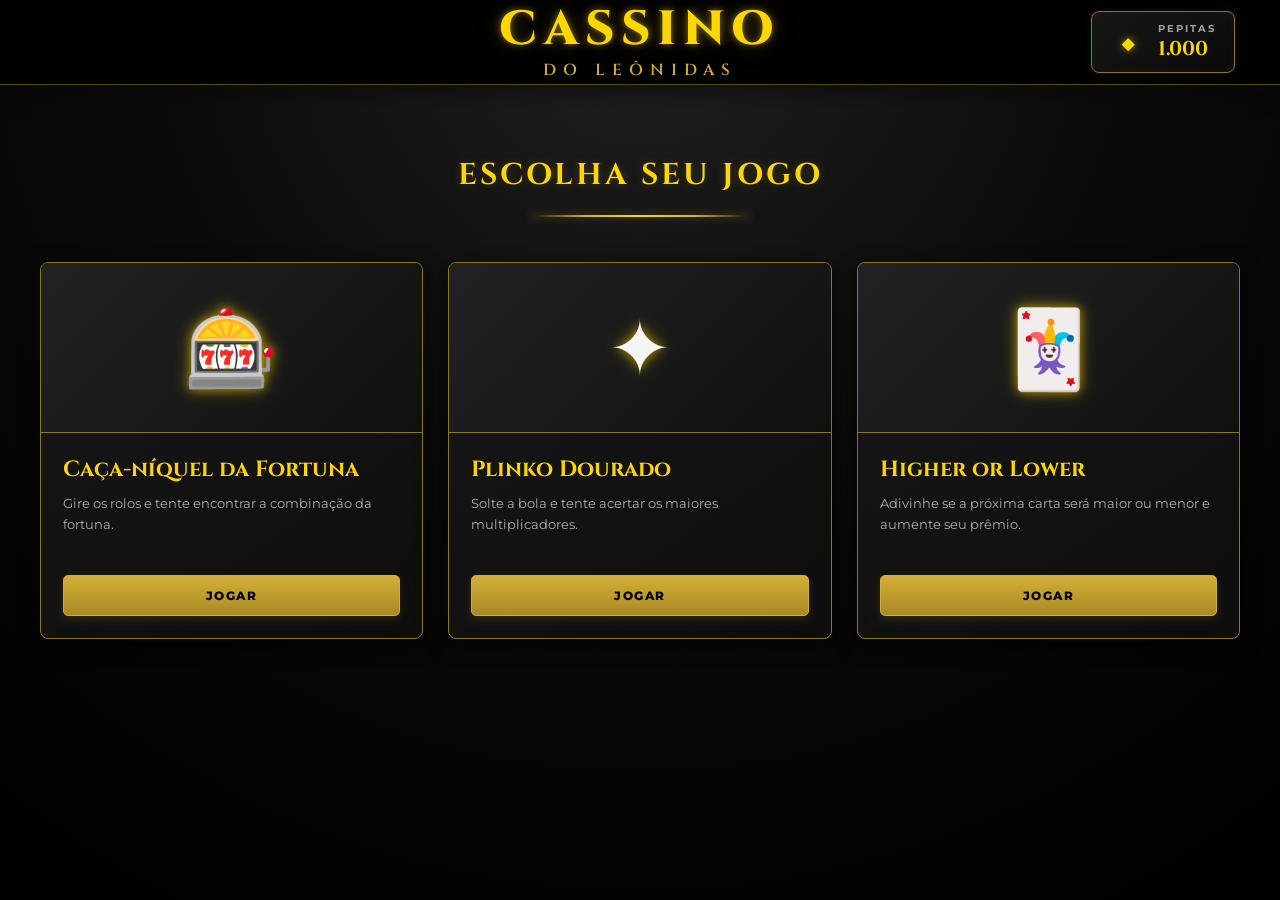
<file: index.html>
<!DOCTYPE html>
<html lang="pt-BR">

<head>
    <meta charset="UTF-8">
    <meta name="viewport" content="width=device-width, initial-scale=1.0">

    <title>Cassino do Leônidas</title>

    <!-- Fontes -->
    <link rel="preconnect" href="https://fonts.googleapis.com">
    <link rel="preconnect" href="https://fonts.gstatic.com" crossorigin>

    <link
        href="https://fonts.googleapis.com/css2?family=Cinzel:wght@500;600;700;800&family=Montserrat:wght@400;500;600;700&display=swap"
        rel="stylesheet">

    <!-- CSS -->
    <link rel="stylesheet" href="style.css">
</head>

<body>

    <!-- Cabeçalho -->
    <header class="top-bar">

        <!-- Logo -->
        <div class="logo">
            <span class="logo-main">CASSINO</span>
            <span class="logo-sub">DO LEÔNIDAS</span>
        </div>

        <!-- Saldo -->
        <div class="gold-balance">

            <div class="gold-icon">
                ◆
            </div>

            <div class="gold-info">
                <span class="gold-label">PEPITAS</span>
                <span id="gold-amount">1000</span>
            </div>

        </div>

    </header>


    <!-- Conteúdo principal -->
    <main class="main-content">

        <section class="games-section">

            <h1>ESCOLHA SEU JOGO</h1>

            <div class="gold-line"></div>

            <!-- Lista de jogos -->
            <div class="games-container"></div>

        </section>

    </main>

    <div
    id="bankrupt-overlay"
    class="bankrupt-overlay"
>

    <div class="bankrupt-box">

        <div class="bankrupt-title">
            Você Faliu!
        </div>

        <button
            id="restart-game-button"
            class="restart-game-button"
        >
            RECOMEÇAR JOGO
        </button>

    </div>

</div>

    <script src="index.js"></script>
</body>

</html>
</file>
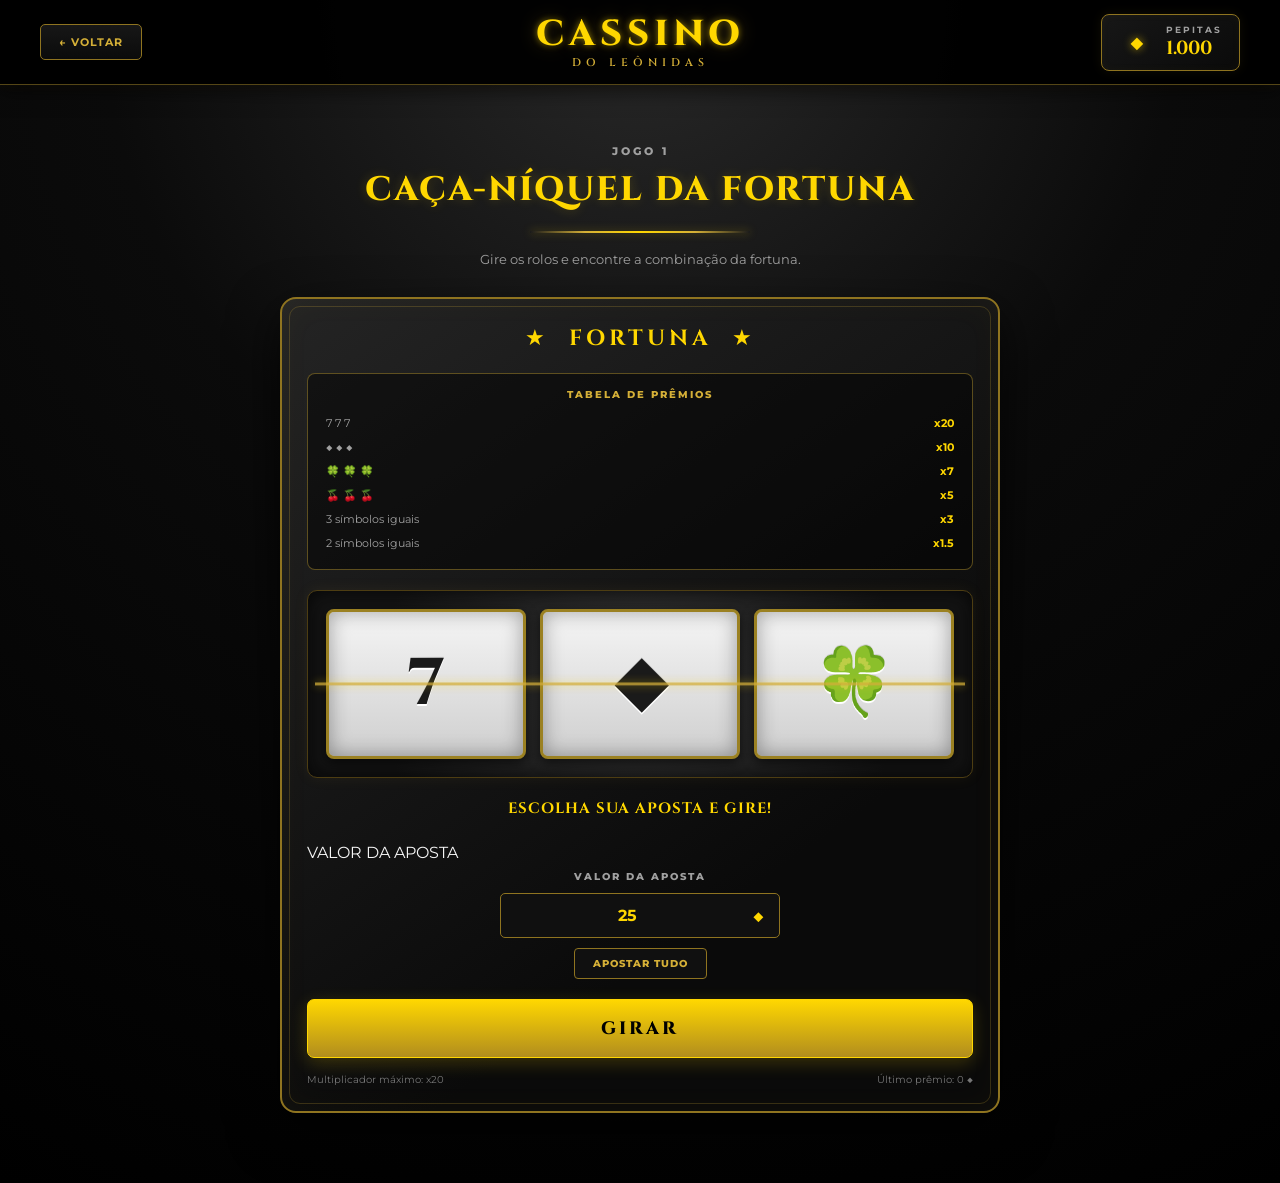
<file: cacaniquel.html>
<!DOCTYPE html>
<html lang="pt-BR">

<head>
    <meta charset="UTF-8">
    <meta name="viewport" content="width=device-width, initial-scale=1.0">

    <title>Caça-níquel da Fortuna - Cassino do Leônidas</title>

    <link rel="preconnect" href="https://fonts.googleapis.com">
    <link rel="preconnect" href="https://fonts.gstatic.com" crossorigin>

    <link
        href="https://fonts.googleapis.com/css2?family=Cinzel:wght@500;600;700;800&family=Montserrat:wght@400;500;600;700;800&display=swap"
        rel="stylesheet">

    <link rel="stylesheet" href="cacaniquel.css">
</head>

<body>

    <header class="top-bar">

        <button class="back-button" onclick="window.location.href='index.html'">
            ← VOLTAR
        </button>

        <div class="logo">
            <span class="logo-main">CASSINO</span>
            <span class="logo-sub">DO LEÔNIDAS</span>
        </div>

        <div class="gold-balance">
            <div class="gold-icon">◆</div>

            <div class="gold-info">
                <span class="gold-label">PEPITAS</span>
                <span id="gold-amount">0</span>
            </div>
        </div>

    </header>

    <main class="game-page">

        <section class="slot-machine">

            <div class="game-heading">
                <span class="eyebrow">JOGO 1</span>
                <h1>CAÇA-NÍQUEL DA FORTUNA</h1>
                <div class="gold-line"></div>
                <p>Gire os rolos e encontre a combinação da fortuna.</p>
            </div>

            <div class="machine">

                <div class="machine-top">
                    <span>★</span>
                    <strong>FORTUNA</strong>
                    <span>★</span>
                </div>

                <div class="paytable">

                    <div class="paytable-title">TABELA DE PRÊMIOS</div>

                    <div class="paytable-row">
                        <span>7 7 7</span>
                        <strong>x20</strong>
                    </div>

                    <div class="paytable-row">
                        <span>◆ ◆ ◆</span>
                        <strong>x10</strong>
                    </div>

                    <div class="paytable-row">
                        <span>🍀 🍀 🍀</span>
                        <strong>x7</strong>
                    </div>

                    <div class="paytable-row">
                        <span>🍒 🍒 🍒</span>
                        <strong>x5</strong>
                    </div>

                    <div class="paytable-row">
                        <span>3 símbolos iguais</span>
                        <strong>x3</strong>
                    </div>

                    <div class="paytable-row">
                        <span>2 símbolos iguais</span>
                        <strong>x1.5</strong>
                    </div>

                </div>

                <div class="reels-frame">

                    <div class="reels">

                        <div class="reel" id="reel-1">
                            <div class="symbol">7</div>
                        </div>

                        <div class="reel" id="reel-2">
                            <div class="symbol">◆</div>
                        </div>

                        <div class="reel" id="reel-3">
                            <div class="symbol">🍀</div>
                        </div>

                    </div>

                    <div class="payline"></div>

                </div>

                <div class="result-message" id="result-message">
                    ESCOLHA SUA APOSTA E GIRE!
                </div>

                <div class="bet-area">

                    <div class="bet-title">VALOR DA APOSTA</div>

                    <div class="bet-input-area">

                        <label for="bet-input">
                            VALOR DA APOSTA
                        </label>

                        <div class="bet-input-wrapper">

                            <input type="number" id="bet-input" min="1" step="1" value="25"
                                placeholder="Digite sua aposta">

                            <span>◆</span>

                        </div>

                        <button class="max-bet-button" id="max-bet-button">
                            APOSTAR TUDO
                        </button>

                    </div>

                </div>

                <button class="spin-button" id="spin-button">
                    GIRAR
                </button>

                <div class="round-info">
                    <span>Multiplicador máximo: x20</span>
                    <span id="last-win">Último prêmio: 0 ◆</span>
                </div>

            </div>

        </section>

    </main>

    <script src="cacaniquel.js"></script>

</body>

</html>
</file>
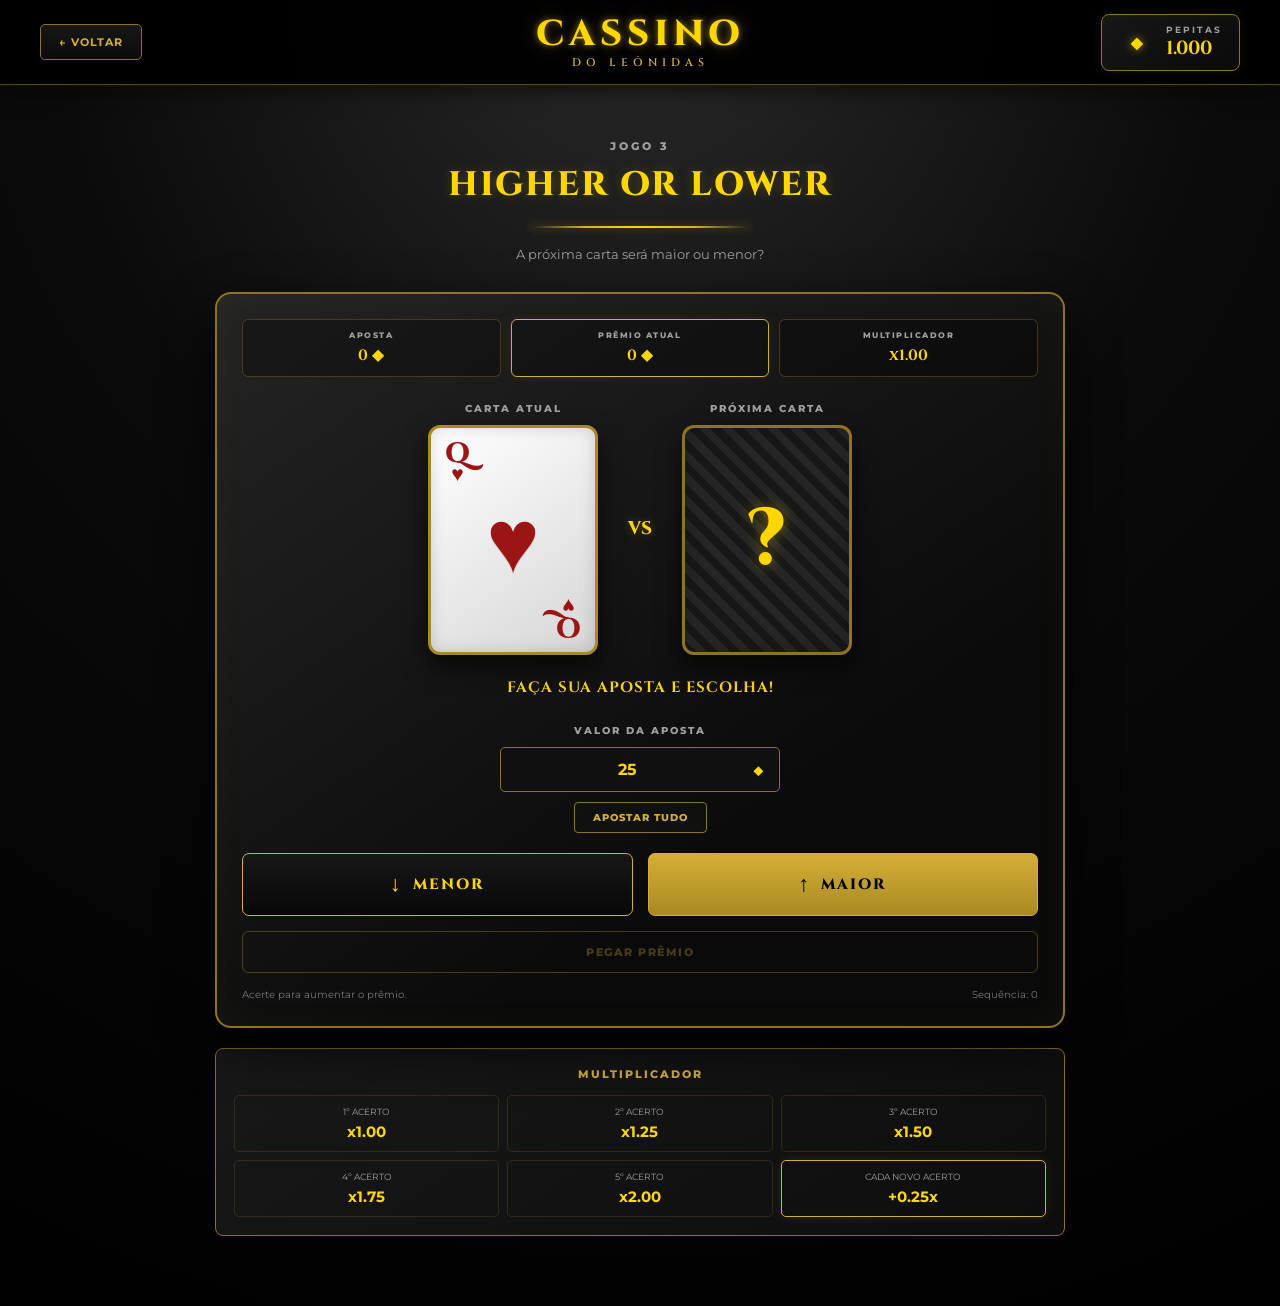
<file: higherlower.html>
<!DOCTYPE html>
<html lang="pt-BR">

<head>

    <meta charset="UTF-8">

    <meta
        name="viewport"
        content="width=device-width, initial-scale=1.0"
    >

    <title>
        Higher or Lower - Cassino do Leônidas
    </title>

    <!-- Fontes -->

    <link
        rel="preconnect"
        href="https://fonts.googleapis.com"
    >

    <link
        rel="preconnect"
        href="https://fonts.gstatic.com"
        crossorigin
    >

    <link
        href="https://fonts.googleapis.com/css2?family=Cinzel:wght@500;600;700;800&family=Montserrat:wght@400;500;600;700;800&display=swap"
        rel="stylesheet"
    >

    <link
        rel="stylesheet"
        href="higherlower.css"
    >

</head>

<body>


    <!-- =====================================================
         CABEÇALHO
         ===================================================== -->

    <header class="top-bar">

        <button
            class="back-button"
            onclick="window.location.href='index.html'"
        >
            ← VOLTAR
        </button>


        <div class="logo">

            <span class="logo-main">
                CASSINO
            </span>

            <span class="logo-sub">
                DO LEÔNIDAS
            </span>

        </div>


        <div class="gold-balance">

            <div class="gold-icon">
                ◆
            </div>

            <div class="gold-info">

                <span class="gold-label">
                    PEPITAS
                </span>

                <span id="gold-amount">
                    0
                </span>

            </div>

        </div>

    </header>



    <!-- =====================================================
         PÁGINA
         ===================================================== -->

    <main class="game-page">

        <section class="game-section">


            <!-- =================================================
                 CABEÇALHO DO JOGO
                 ================================================= -->

            <div class="game-heading">

                <span class="eyebrow">
                    JOGO 3
                </span>

                <h1>
                    HIGHER OR LOWER
                </h1>

                <div class="gold-line"></div>

                <p>
                    A próxima carta será maior ou menor?
                </p>

            </div>



            <!-- =================================================
                 ÁREA PRINCIPAL
                 ================================================= -->

            <div class="game-panel">


                <!-- =================================================
                     STATUS
                     ================================================= -->

                <div class="round-status">

                    <div class="status-item">

                        <span class="status-label">
                            APOSTA
                        </span>

                        <strong id="current-bet">
                            0 ◆
                        </strong>

                    </div>


                    <div class="status-item highlight">

                        <span class="status-label">
                            PRÊMIO ATUAL
                        </span>

                        <strong id="current-prize">
                            0 ◆
                        </strong>

                    </div>


                    <div class="status-item">

                        <span class="status-label">
                            MULTIPLICADOR
                        </span>

                        <strong id="current-multiplier">
                            x1.00
                        </strong>

                    </div>

                </div>



                <!-- =================================================
                     ÁREA DAS CARTAS
                     ================================================= -->

                <div class="cards-area">


                    <!-- CARTA ATUAL -->

                    <div class="card-container">

                        <span class="card-label">
                            CARTA ATUAL
                        </span>

                        <div
                            id="current-card"
                            class="playing-card"
                        >

                            <div
                                class="card-corner top"
                            >

                                <span
                                    class="card-rank"
                                >
                                    7
                                </span>

                                <span
                                    class="card-suit"
                                >
                                    ♦
                                </span>

                            </div>


                            <div
                                id="current-card-center"
                                class="card-center"
                            >
                                ♦
                            </div>


                            <div
                                class="card-corner bottom"
                            >

                                <span
                                    class="card-rank"
                                >
                                    7
                                </span>

                                <span
                                    class="card-suit"
                                >
                                    ♦
                                </span>

                            </div>

                        </div>

                    </div>



                    <div class="versus">
                        VS
                    </div>



                    <!-- PRÓXIMA CARTA -->

                    <div class="card-container">

                        <span class="card-label">
                            PRÓXIMA CARTA
                        </span>

                        <div
                            id="next-card"
                            class="playing-card hidden-card"
                        >

                            <span>
                                ?
                            </span>

                        </div>

                    </div>

                </div>



                <!-- =================================================
                     MENSAGEM
                     ================================================= -->

                <div
                    id="result-message"
                    class="result-message"
                >
                    FAÇA SUA APOSTA E ESCOLHA!
                </div>



                <!-- =================================================
                     APOSTA
                     ================================================= -->

                <div
                    id="bet-area"
                    class="bet-area"
                >

                    <div class="bet-title">
                        VALOR DA APOSTA
                    </div>


                    <div class="bet-input-wrapper">

                        <input
                            type="number"
                            id="bet-input"
                            min="1"
                            step="1"
                            value="25"
                            placeholder="Digite sua aposta"
                        >

                        <span>
                            ◆
                        </span>

                    </div>


                    <button
                        id="max-bet-button"
                        class="secondary-button"
                    >
                        APOSTAR TUDO
                    </button>

                </div>



                <!-- =================================================
                     ESCOLHAS
                     ================================================= -->

                <div class="choice-area">

                    <button
                        id="lower-button"
                        class="choice-button lower"
                    >

                        <span class="choice-arrow">
                            ↓
                        </span>

                        <span>
                            MENOR
                        </span>

                    </button>


                    <button
                        id="higher-button"
                        class="choice-button higher"
                    >

                        <span class="choice-arrow">
                            ↑
                        </span>

                        <span>
                            MAIOR
                        </span>

                    </button>

                </div>



                <!-- =================================================
                     PEGAR PRÊMIO
                     ================================================= -->

                <button
                    id="cashout-button"
                    class="cashout-button"
                    disabled
                >
                    PEGAR PRÊMIO
                </button>



                <!-- =================================================
                     INFORMAÇÕES
                     ================================================= -->

                <div class="round-info">

                    <span>
                        Acerte para aumentar o prêmio.
                    </span>

                    <span id="streak-info">
                        Sequência: 0
                    </span>

                </div>

            </div>



            <!-- =================================================
                 TABELA
                 ================================================= -->

            <div class="paytable">

    <div class="paytable-title">
        MULTIPLICADOR
    </div>

    <div class="paytable-grid">

        <div class="paytable-item">
            <span>
                1º ACERTO
            </span>

            <strong>
                x1.00
            </strong>
        </div>


        <div class="paytable-item">
            <span>
                2º ACERTO
            </span>

            <strong>
                x1.25
            </strong>
        </div>


        <div class="paytable-item">
            <span>
                3º ACERTO
            </span>

            <strong>
                x1.50
            </strong>
        </div>


        <div class="paytable-item">
            <span>
                4º ACERTO
            </span>

            <strong>
                x1.75
            </strong>
        </div>


        <div class="paytable-item">
            <span>
                5º ACERTO
            </span>

            <strong>
                x2.00
            </strong>
        </div>


        <div class="paytable-item jackpot-row">
            <span>
                CADA NOVO ACERTO
            </span>

            <strong>
                +0.25x
            </strong>
        </div>

    </div>

</div>

        </section>

    </main>



    <script src="higherlower.js"></script>

</body>

</html>
</file>
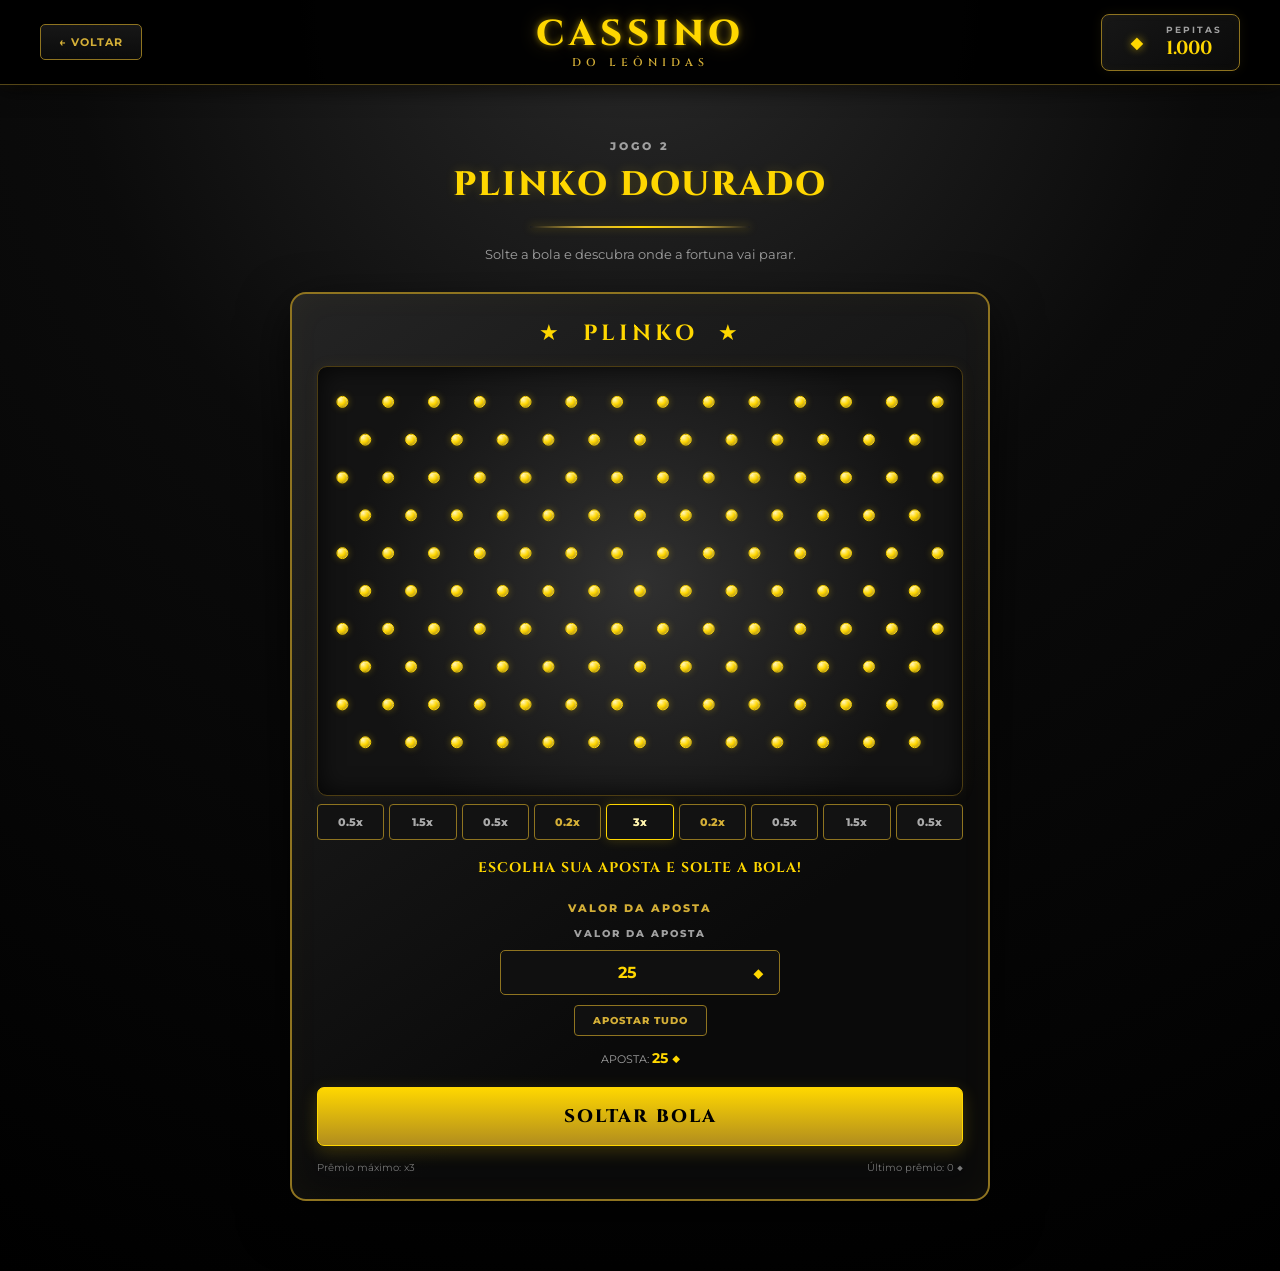
<file: pliko.html>
<!DOCTYPE html>
<html lang="pt-BR">

<head>

    <meta charset="UTF-8">
    <meta name="viewport" content="width=device-width, initial-scale=1.0">

    <title>Plinko da Fortuna - Cassino do Leônidas</title>

    <!-- Fontes -->
    <link rel="preconnect" href="https://fonts.googleapis.com">
    <link rel="preconnect" href="https://fonts.gstatic.com" crossorigin>

    <link
        href="https://fonts.googleapis.com/css2?family=Cinzel:wght@500;600;700;800&family=Montserrat:wght@400;500;600;700;800&display=swap"
        rel="stylesheet">

    <!-- CSS -->
    <link rel="stylesheet" href="pliko.css">

</head>

<body>

    <!-- =====================================================
         CABEÇALHO
         ===================================================== -->

    <header class="top-bar">

        <button class="back-button" onclick="window.location.href='index.html'">
            ← VOLTAR
        </button>


        <div class="logo">

            <span class="logo-main">
                CASSINO
            </span>

            <span class="logo-sub">
                DO LEÔNIDAS
            </span>

        </div>


        <div class="gold-balance">

            <div class="gold-icon">
                ◆
            </div>

            <div class="gold-info">

                <span class="gold-label">
                    PEPITAS
                </span>

                <span id="gold-amount">
                    0
                </span>

            </div>

        </div>

    </header>



    <!-- =====================================================
         PÁGINA DO JOGO
         ===================================================== -->

    <main class="game-page">

        <section class="plinko-section">


            <!-- =================================================
                 CABEÇALHO DO JOGO
                 ================================================= -->

            <div class="game-heading">

                <span class="eyebrow">
                    JOGO 2
                </span>

                <h1>
                    PLINKO DOURADO
                </h1>

                <div class="gold-line"></div>

                <p>
                    Solte a bola e descubra onde a fortuna vai parar.
                </p>

            </div>



            <!-- =================================================
                 ÁREA PRINCIPAL
                 ================================================= -->

            <div class="game-layout">


                <!-- =================================================
                     PLINKO
                     ================================================= -->

                <div class="plinko-machine">

                    <div class="machine-top">

                        <span>★</span>

                        <strong>
                            PLINKO
                        </strong>

                        <span>★</span>

                    </div>


                    <!-- TABULEIRO -->

                    <div class="board-frame">

                        <div class="plinko-stage" id="plinko-stage">

                            <div id="plinko-board" class="plinko-board"></div>

                            <div id="plinko-ball" class="plinko-ball"></div>

                        </div>

                    </div>


                    <!-- CAIXAS DE PRÊMIO -->

                    <div id="multiplier-board" class="multiplier-board">

                        <div class="multiplier normal">
                            0.5x
                        </div>

                        <div class="multiplier normal">
                            1.5x
                        </div>

                        <div class="multiplier normal">
                            0.5x
                        </div>

                        <div class="multiplier good">
                            0.2x
                        </div>

                        <div class="multiplier jackpot">
                            3x
                        </div>

                        <div class="multiplier good">
                            0.2x
                        </div>

                        <div class="multiplier normal">
                            0.5x
                        </div>

                        <div class="multiplier normal">
                            1.5x
                        </div>

                        <div class="multiplier normal">
                            0.5x
                        </div>

                    </div>



                    <!-- MENSAGEM -->

                    <div id="result-message" class="result-message">
                        ESCOLHA SUA APOSTA E SOLTE A BOLA!
                    </div>



                    <!-- =================================================
                         APOSTA
                         ================================================= -->

                    <div class="bet-area">

                        <div class="bet-title">
                            VALOR DA APOSTA
                        </div>


                        <div class="bet-input-area">

                            <label for="bet-input">
                                VALOR DA APOSTA
                            </label>


                            <div class="bet-input-wrapper">

                                <input type="number" id="bet-input" min="1" step="1" value="25"
                                    placeholder="Digite sua aposta">

                                <span>
                                    ◆
                                </span>

                            </div>


                            <button class="max-bet-button" id="max-bet-button">
                                APOSTAR TUDO
                            </button>

                        </div>


                        <div class="selected-bet">

                            APOSTA:

                            <strong id="selected-bet">
                                25 ◆
                            </strong>

                        </div>

                    </div>



                    <!-- =================================================
                         BOTÃO
                         ================================================= -->

                    <button class="drop-button" id="drop-button">
                        SOLTAR BOLA
                    </button>



                    <!-- =================================================
                         INFORMAÇÕES
                         ================================================= -->

                    <div class="round-info">

                        <span>
                            Prêmio máximo: x3
                        </span>

                        <span id="last-win">
                            Último prêmio: 0 ◆
                        </span>

                    </div>

                </div>

            </div>

        </section>

    </main>



    <!-- JS -->

    <script src="pliko.js"></script>

</body>

</html>
</file>
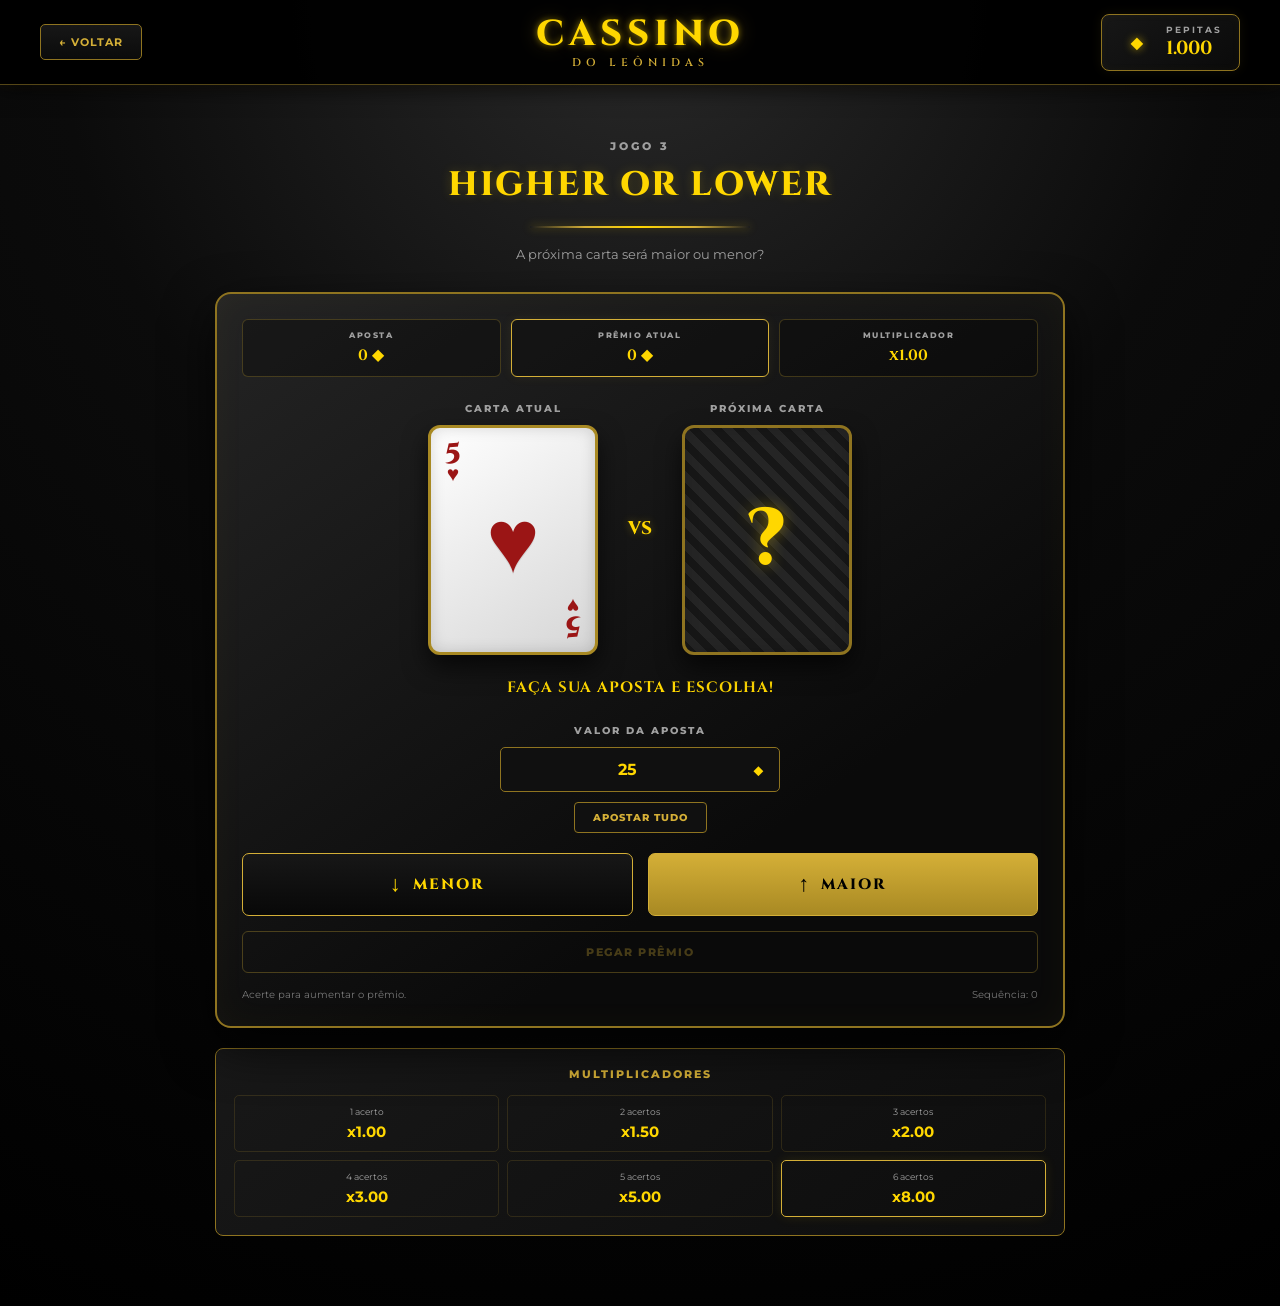
<file: Cassino do Leonidas/higherlower.html>
<!DOCTYPE html>
<html lang="pt-BR">

<head>

    <meta charset="UTF-8">

    <meta
        name="viewport"
        content="width=device-width, initial-scale=1.0"
    >

    <title>
        Higher or Lower - Cassino do Leônidas
    </title>

    <!-- Fontes -->

    <link
        rel="preconnect"
        href="https://fonts.googleapis.com"
    >

    <link
        rel="preconnect"
        href="https://fonts.gstatic.com"
        crossorigin
    >

    <link
        href="https://fonts.googleapis.com/css2?family=Cinzel:wght@500;600;700;800&family=Montserrat:wght@400;500;600;700;800&display=swap"
        rel="stylesheet"
    >

    <link
        rel="stylesheet"
        href="higherlower.css"
    >

</head>

<body>


    <!-- =====================================================
         CABEÇALHO
         ===================================================== -->

    <header class="top-bar">

        <button
            class="back-button"
            onclick="window.location.href='index.html'"
        >
            ← VOLTAR
        </button>


        <div class="logo">

            <span class="logo-main">
                CASSINO
            </span>

            <span class="logo-sub">
                DO LEÔNIDAS
            </span>

        </div>


        <div class="gold-balance">

            <div class="gold-icon">
                ◆
            </div>

            <div class="gold-info">

                <span class="gold-label">
                    PEPITAS
                </span>

                <span id="gold-amount">
                    0
                </span>

            </div>

        </div>

    </header>



    <!-- =====================================================
         PÁGINA
         ===================================================== -->

    <main class="game-page">

        <section class="game-section">


            <!-- =================================================
                 CABEÇALHO DO JOGO
                 ================================================= -->

            <div class="game-heading">

                <span class="eyebrow">
                    JOGO 3
                </span>

                <h1>
                    HIGHER OR LOWER
                </h1>

                <div class="gold-line"></div>

                <p>
                    A próxima carta será maior ou menor?
                </p>

            </div>



            <!-- =================================================
                 ÁREA PRINCIPAL
                 ================================================= -->

            <div class="game-panel">


                <!-- =================================================
                     STATUS
                     ================================================= -->

                <div class="round-status">

                    <div class="status-item">

                        <span class="status-label">
                            APOSTA
                        </span>

                        <strong id="current-bet">
                            0 ◆
                        </strong>

                    </div>


                    <div class="status-item highlight">

                        <span class="status-label">
                            PRÊMIO ATUAL
                        </span>

                        <strong id="current-prize">
                            0 ◆
                        </strong>

                    </div>


                    <div class="status-item">

                        <span class="status-label">
                            MULTIPLICADOR
                        </span>

                        <strong id="current-multiplier">
                            x1.00
                        </strong>

                    </div>

                </div>



                <!-- =================================================
                     ÁREA DAS CARTAS
                     ================================================= -->

                <div class="cards-area">


                    <!-- CARTA ATUAL -->

                    <div class="card-container">

                        <span class="card-label">
                            CARTA ATUAL
                        </span>

                        <div
                            id="current-card"
                            class="playing-card"
                        >

                            <div
                                class="card-corner top"
                            >

                                <span
                                    class="card-rank"
                                >
                                    7
                                </span>

                                <span
                                    class="card-suit"
                                >
                                    ♦
                                </span>

                            </div>


                            <div
                                id="current-card-center"
                                class="card-center"
                            >
                                ♦
                            </div>


                            <div
                                class="card-corner bottom"
                            >

                                <span
                                    class="card-rank"
                                >
                                    7
                                </span>

                                <span
                                    class="card-suit"
                                >
                                    ♦
                                </span>

                            </div>

                        </div>

                    </div>



                    <div class="versus">
                        VS
                    </div>



                    <!-- PRÓXIMA CARTA -->

                    <div class="card-container">

                        <span class="card-label">
                            PRÓXIMA CARTA
                        </span>

                        <div
                            id="next-card"
                            class="playing-card hidden-card"
                        >

                            <span>
                                ?
                            </span>

                        </div>

                    </div>

                </div>



                <!-- =================================================
                     MENSAGEM
                     ================================================= -->

                <div
                    id="result-message"
                    class="result-message"
                >
                    FAÇA SUA APOSTA E ESCOLHA!
                </div>



                <!-- =================================================
                     APOSTA
                     ================================================= -->

                <div
                    id="bet-area"
                    class="bet-area"
                >

                    <div class="bet-title">
                        VALOR DA APOSTA
                    </div>


                    <div class="bet-input-wrapper">

                        <input
                            type="number"
                            id="bet-input"
                            min="1"
                            step="1"
                            value="25"
                            placeholder="Digite sua aposta"
                        >

                        <span>
                            ◆
                        </span>

                    </div>


                    <button
                        id="max-bet-button"
                        class="secondary-button"
                    >
                        APOSTAR TUDO
                    </button>

                </div>



                <!-- =================================================
                     ESCOLHAS
                     ================================================= -->

                <div class="choice-area">

                    <button
                        id="lower-button"
                        class="choice-button lower"
                    >

                        <span class="choice-arrow">
                            ↓
                        </span>

                        <span>
                            MENOR
                        </span>

                    </button>


                    <button
                        id="higher-button"
                        class="choice-button higher"
                    >

                        <span class="choice-arrow">
                            ↑
                        </span>

                        <span>
                            MAIOR
                        </span>

                    </button>

                </div>



                <!-- =================================================
                     PEGAR PRÊMIO
                     ================================================= -->

                <button
                    id="cashout-button"
                    class="cashout-button"
                    disabled
                >
                    PEGAR PRÊMIO
                </button>



                <!-- =================================================
                     INFORMAÇÕES
                     ================================================= -->

                <div class="round-info">

                    <span>
                        Acerte para aumentar o prêmio.
                    </span>

                    <span id="streak-info">
                        Sequência: 0
                    </span>

                </div>

            </div>



            <!-- =================================================
                 TABELA
                 ================================================= -->

            <div class="paytable">

                <div class="paytable-title">
                    MULTIPLICADORES
                </div>


                <div class="paytable-grid">

                    <div class="paytable-item">
                        <span>
                            1 acerto
                        </span>

                        <strong>
                            x1.00
                        </strong>
                    </div>


                    <div class="paytable-item">
                        <span>
                            2 acertos
                        </span>

                        <strong>
                            x1.50
                        </strong>
                    </div>


                    <div class="paytable-item">
                        <span>
                            3 acertos
                        </span>

                        <strong>
                            x2.00
                        </strong>
                    </div>


                    <div class="paytable-item">
                        <span>
                            4 acertos
                        </span>

                        <strong>
                            x3.00
                        </strong>
                    </div>


                    <div class="paytable-item">
                        <span>
                            5 acertos
                        </span>

                        <strong>
                            x5.00
                        </strong>
                    </div>


                    <div class="paytable-item jackpot-row">
                        <span>
                            6 acertos
                        </span>

                        <strong>
                            x8.00
                        </strong>
                    </div>

                </div>

            </div>

        </section>

    </main>



    <script src="higherlower.js"></script>

</body>

</html>
</file>
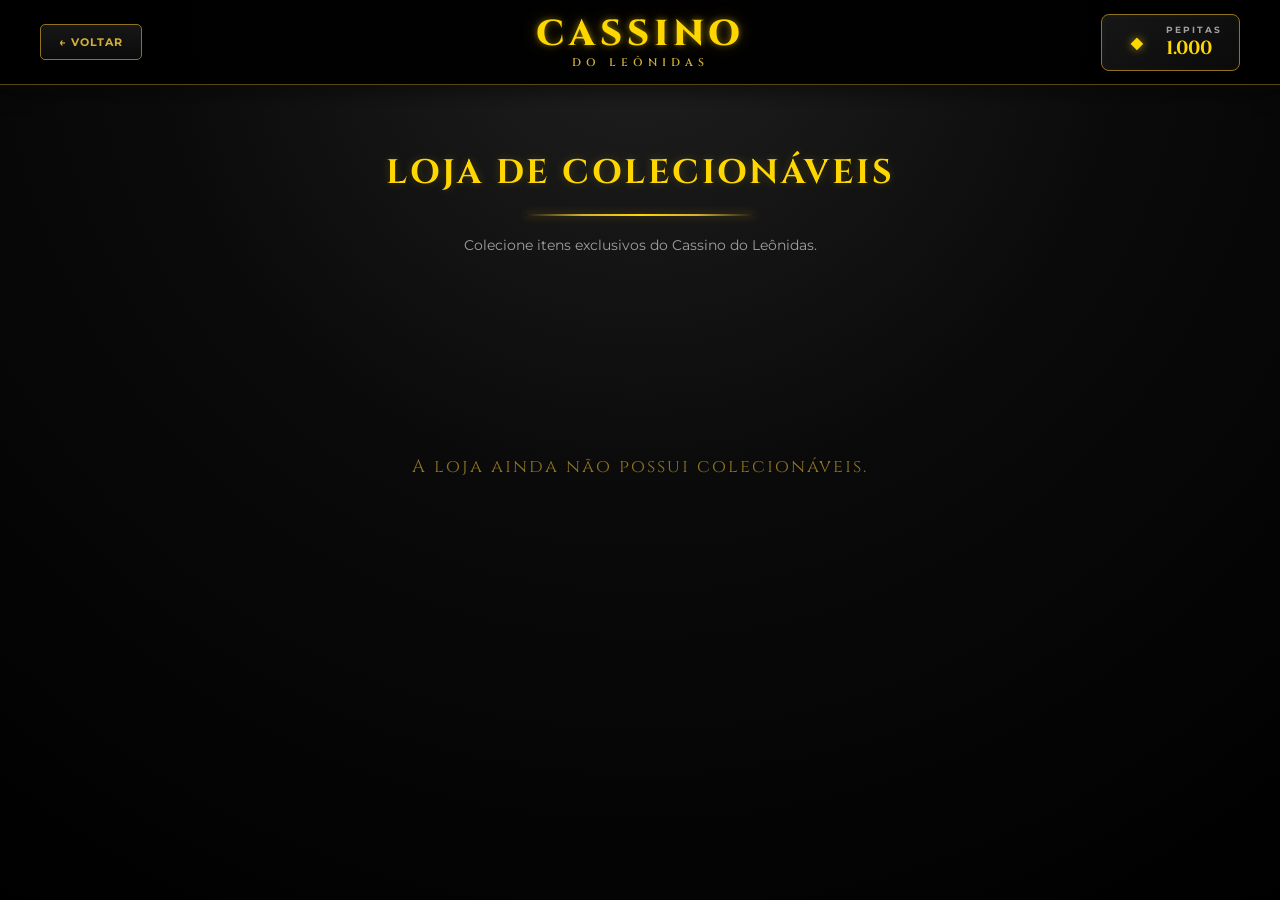
<file: Cassino do Leonidas/loja.html>
<!DOCTYPE html>
<html lang="pt-BR">

<head>

    <meta charset="UTF-8">

    <meta
        name="viewport"
        content="width=device-width, initial-scale=1.0"
    >

    <title>Loja de Colecionáveis - Cassino do Leônidas</title>

    <!-- Fontes -->
    <link rel="preconnect" href="https://fonts.googleapis.com">
    <link rel="preconnect" href="https://fonts.gstatic.com" crossorigin>

    <link
        href="https://fonts.googleapis.com/css2?family=Cinzel:wght@500;600;700;800&family=Montserrat:wght@400;500;600;700&display=swap"
        rel="stylesheet"
    >

    <!-- CSS da loja -->
    <link rel="stylesheet" href="loja.css">

</head>


<body>

    <!-- =====================================================
         CABEÇALHO
         ===================================================== -->

    <header class="top-bar">

        <button
            class="back-button"
            onclick="window.location.href='index.html'"
        >
            ← VOLTAR
        </button>


        <div class="logo">

            <span class="logo-main">
                CASSINO
            </span>

            <span class="logo-sub">
                DO LEÔNIDAS
            </span>

        </div>


        <div class="gold-balance">

            <div class="gold-icon">
                ◆
            </div>

            <div class="gold-info">

                <span class="gold-label">
                    PEPITAS
                </span>

                <span id="gold-amount">
                    1000
                </span>

            </div>

        </div>

    </header>


    <!-- =====================================================
         CONTEÚDO DA LOJA
         ===================================================== -->

    <main class="shop-content">

        <h1>
            LOJA DE COLECIONÁVEIS
        </h1>

        <div class="gold-line"></div>


        <p class="shop-description">
            Colecione itens exclusivos do Cassino do Leônidas.
        </p>


        <!-- =================================================
             ESTANTE
             ================================================= -->

        <section class="shelf-section">

            <div
                id="shelf"
                class="shelf"
            >
                <!--
                    Os itens serão criados
                    automaticamente pelo JavaScript.
                -->
            </div>

        </section>


        <p
            id="empty-message"
            class="empty-message"
        >
            A loja ainda não possui colecionáveis.
        </p>

    </main>


    <script src="loja.js"></script>

</body>

</html>
</file>
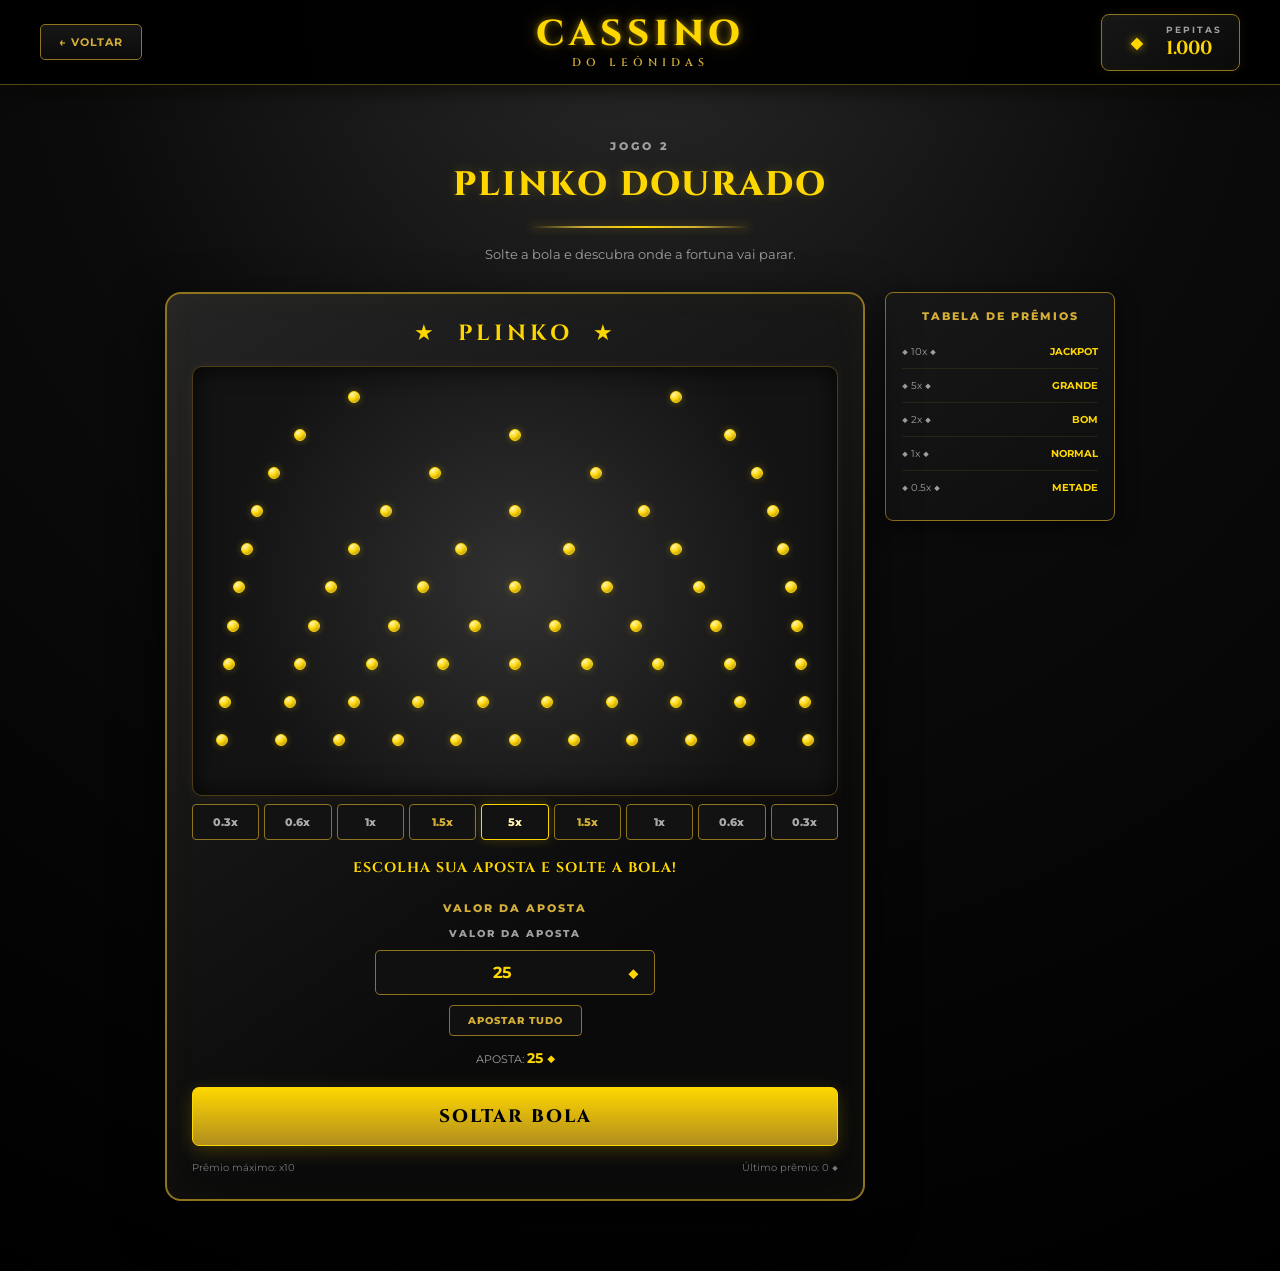
<file: Cassino do Leonidas/pliko.html>
<!DOCTYPE html>
<html lang="pt-BR">

<head>

    <meta charset="UTF-8">
    <meta name="viewport" content="width=device-width, initial-scale=1.0">

    <title>Plinko da Fortuna - Cassino do Leônidas</title>

    <!-- Fontes -->
    <link rel="preconnect" href="https://fonts.googleapis.com">
    <link rel="preconnect" href="https://fonts.gstatic.com" crossorigin>

    <link
        href="https://fonts.googleapis.com/css2?family=Cinzel:wght@500;600;700;800&family=Montserrat:wght@400;500;600;700;800&display=swap"
        rel="stylesheet">

    <!-- CSS -->
    <link rel="stylesheet" href="pliko.css">

</head>

<body>

    <!-- =====================================================
         CABEÇALHO
         ===================================================== -->

    <header class="top-bar">

        <button class="back-button" onclick="window.location.href='index.html'">
            ← VOLTAR
        </button>


        <div class="logo">

            <span class="logo-main">
                CASSINO
            </span>

            <span class="logo-sub">
                DO LEÔNIDAS
            </span>

        </div>


        <div class="gold-balance">

            <div class="gold-icon">
                ◆
            </div>

            <div class="gold-info">

                <span class="gold-label">
                    PEPITAS
                </span>

                <span id="gold-amount">
                    0
                </span>

            </div>

        </div>

    </header>



    <!-- =====================================================
         PÁGINA DO JOGO
         ===================================================== -->

    <main class="game-page">

        <section class="plinko-section">


            <!-- =================================================
                 CABEÇALHO DO JOGO
                 ================================================= -->

            <div class="game-heading">

                <span class="eyebrow">
                    JOGO 2
                </span>

                <h1>
                    PLINKO DOURADO
                </h1>

                <div class="gold-line"></div>

                <p>
                    Solte a bola e descubra onde a fortuna vai parar.
                </p>

            </div>



            <!-- =================================================
                 ÁREA PRINCIPAL
                 ================================================= -->

            <div class="game-layout">


                <!-- =================================================
                     PLINKO
                     ================================================= -->

                <div class="plinko-machine">

                    <div class="machine-top">

                        <span>★</span>

                        <strong>
                            PLINKO
                        </strong>

                        <span>★</span>

                    </div>


                    <!-- TABULEIRO -->

                    <div class="board-frame">

                        <div id="plinko-board" class="plinko-board">

                            <!--
                                Os pinos são criados
                                automaticamente pelo JS.
                            -->

                        </div>


                        <div id="plinko-ball" class="plinko-ball"></div>

                    </div>


                    <!-- CAIXAS DE PRÊMIO -->

                    <div id="multiplier-board" class="multiplier-board">

                        <div class="multiplier normal">
                            0.3x
                        </div>

                        <div class="multiplier normal">
                            0.6x
                        </div>

                        <div class="multiplier normal">
                            1x
                        </div>

                        <div class="multiplier good">
                            1.5x
                        </div>

                        <div class="multiplier jackpot">
                            5x
                        </div>

                        <div class="multiplier good">
                            1.5x
                        </div>

                        <div class="multiplier normal">
                            1x
                        </div>

                        <div class="multiplier normal">
                            0.6x
                        </div>

                        <div class="multiplier normal">
                            0.3x
                        </div>

                    </div>



                    <!-- MENSAGEM -->

                    <div id="result-message" class="result-message">
                        ESCOLHA SUA APOSTA E SOLTE A BOLA!
                    </div>



                    <!-- =================================================
                         APOSTA
                         ================================================= -->

                    <div class="bet-area">

                        <div class="bet-title">
                            VALOR DA APOSTA
                        </div>


                        <div class="bet-input-area">

                            <label for="bet-input">
                                VALOR DA APOSTA
                            </label>


                            <div class="bet-input-wrapper">

                                <input type="number" id="bet-input" min="1" step="1" value="25"
                                    placeholder="Digite sua aposta">

                                <span>
                                    ◆
                                </span>

                            </div>


                            <button class="max-bet-button" id="max-bet-button">
                                APOSTAR TUDO
                            </button>

                        </div>


                        <div class="selected-bet">

                            APOSTA:

                            <strong id="selected-bet">
                                25 ◆
                            </strong>

                        </div>

                    </div>



                    <!-- =================================================
                         BOTÃO
                         ================================================= -->

                    <button class="drop-button" id="drop-button">
                        SOLTAR BOLA
                    </button>



                    <!-- =================================================
                         INFORMAÇÕES
                         ================================================= -->

                    <div class="round-info">

                        <span>
                            Prêmio máximo: x10
                        </span>

                        <span id="last-win">
                            Último prêmio: 0 ◆
                        </span>

                    </div>

                </div>



                <!-- =================================================
                     TABELA DE PRÊMIOS
                     ================================================= -->

                <div class="paytable">

                    <div class="paytable-title">
                        TABELA DE PRÊMIOS
                    </div>


                    <div class="paytable-row">

                        <span>
                            ◆ 10x ◆
                        </span>

                        <strong>
                            JACKPOT
                        </strong>

                    </div>


                    <div class="paytable-row">

                        <span>
                            ◆ 5x ◆
                        </span>

                        <strong>
                            GRANDE
                        </strong>

                    </div>


                    <div class="paytable-row">

                        <span>
                            ◆ 2x ◆
                        </span>

                        <strong>
                            BOM
                        </strong>

                    </div>


                    <div class="paytable-row">

                        <span>
                            ◆ 1x ◆
                        </span>

                        <strong>
                            NORMAL
                        </strong>

                    </div>


                    <div class="paytable-row">

                        <span>
                            ◆ 0.5x ◆
                        </span>

                        <strong>
                            METADE
                        </strong>

                    </div>

                </div>

            </div>

        </section>

    </main>



    <!-- JS -->

    <script src="pliko.js"></script>

</body>

</html>
</file>
<file: style.css>
/* =========================================================
   CONFIGURAÇÕES GERAIS
   ========================================================= */

* {
    margin: 0;
    padding: 0;
    box-sizing: border-box;
}

:root {
    --black: #000000;
    --dark: #111111;
    --dark-card: #171717;

    --gold: #D4AF37;
    --gold-bright: #FFD700;
    --gold-dark: #8F7420;

    --white: #F5F5F5;
    --gray: #A0A0A0;
}

body {
    min-height: 100vh;

    background:
        radial-gradient(
            circle at top,
            #202020 0%,
            #0A0A0A 45%,
            #000000 100%
        );

    color: var(--white);

    font-family: "Montserrat", sans-serif;
}


/* =========================================================
   BARRA SUPERIOR
   ========================================================= */

.top-bar {
    position: relative;

    width: 100%;
    height: 85px;

    display: flex;
    align-items: center;
    justify-content: flex-end;

    padding: 0 45px;

    background: rgba(0, 0, 0, 0.96);

    border-bottom: 1px solid rgba(212, 175, 55, 0.4);

    box-shadow:
        0 3px 20px rgba(0, 0, 0, 0.8),
        0 1px 10px rgba(212, 175, 55, 0.08);
}


/* =========================================================
   LOGO CENTRAL
   ========================================================= */

.logo {
    position: absolute;

    left: 50%;
    top: 50%;

    transform: translate(-50%, -50%);

    display: flex;
    flex-direction: column;
    align-items: center;

    line-height: 1;

    text-align: center;
}

.logo-main {
    font-family: "Cinzel", serif;

    font-size: 48px;
    font-weight: 800;

    letter-spacing: 7px;

    color: var(--gold-bright);

    text-shadow:
        0 0 6px rgba(255, 215, 0, 0.5),
        0 0 18px rgba(212, 175, 55, 0.3),
        0 0 35px rgba(212, 175, 55, 0.12);
}

.logo-sub {
    margin-top: 8px;

    font-family: "Cinzel", serif;

    font-size: 16px;
    font-weight: 600;

    letter-spacing: 7px;

    color: var(--gold);
}


/* =========================================================
   SALDO DE PEPITAS
   ========================================================= */

.gold-balance {
    display: flex;
    align-items: center;

    gap: 12px;

    padding: 10px 18px;

    background:
        linear-gradient(
            145deg,
            #171717,
            #0A0A0A
        );

    border: 1px solid var(--gold-dark);

    border-radius: 8px;

    box-shadow:
        inset 0 0 10px rgba(212, 175, 55, 0.04),
        0 0 12px rgba(212, 175, 55, 0.08);
}


.gold-icon {
    width: 36px;
    height: 36px;

    display: flex;
    align-items: center;
    justify-content: center;

    font-size: 24px;

    color: var(--gold-bright);

    text-shadow:
        0 0 8px rgba(255, 215, 0, 0.6);
}


.gold-info {
    display: flex;
    flex-direction: column;
}


.gold-label {
    font-size: 10px;
    font-weight: 700;

    letter-spacing: 2px;

    color: var(--gray);
}


#gold-amount {
    font-family: "Cinzel", serif;

    font-size: 20px;
    font-weight: 700;

    color: var(--gold-bright);
}


/* =========================================================
   CONTEÚDO PRINCIPAL
   ========================================================= */

.main-content {
    width: 100%;

    display: flex;
    justify-content: center;

    padding: 70px 40px 90px;
}


.games-section {
    width: 100%;
    max-width: 1200px;
}


.games-section h1 {
    text-align: center;

    font-family: "Cinzel", serif;

    font-size: 30px;
    font-weight: 700;

    letter-spacing: 3px;

    color: var(--gold-bright);

    text-shadow:
        0 0 10px rgba(255, 215, 0, 0.2);
}


/* =========================================================
   DIVISÓRIA DOURADA
   ========================================================= */

.gold-line {
    width: 220px;
    height: 2px;

    margin: 20px auto 45px;

    background: linear-gradient(
        90deg,
        transparent,
        var(--gold),
        var(--gold-bright),
        var(--gold),
        transparent
    );

    box-shadow:
        0 0 8px rgba(255, 215, 0, 0.35);
}


/* =========================================================
   CONTAINER DOS JOGOS
   ========================================================= */

.games-container {
    display: grid;

    grid-template-columns: repeat(3, 1fr);

    gap: 25px;

    width: 100%;
}


/* =========================================================
   CARD DO JOGO
   ========================================================= */

.game-card {
    min-width: 0;

    display: flex;
    flex-direction: column;

    overflow: hidden;

    background:
        linear-gradient(
            145deg,
            #181818,
            #0D0D0D
        );

    border: 1px solid var(--gold-dark);

    border-radius: 8px;

    box-shadow:
        0 5px 20px rgba(0, 0, 0, 0.7),
        inset 0 0 20px rgba(212, 175, 55, 0.02);

    transition:
        transform 0.25s ease,
        border-color 0.25s ease,
        box-shadow 0.25s ease;
}


.game-card:hover {
    transform: translateY(-5px);

    border-color: var(--gold);

    box-shadow:
        0 12px 30px rgba(0, 0, 0, 0.85),
        0 0 20px rgba(212, 175, 55, 0.15);
}


/* =========================================================
   ÁREA DA IMAGEM
   ========================================================= */

.game-image {
    width: 100%;
    height: 170px;

    display: flex;
    align-items: center;
    justify-content: center;

    background:
        linear-gradient(
            135deg,
            #222222,
            #101010
        );

    border-bottom: 1px solid var(--gold-dark);
}


.game-placeholder {
    font-family: "Cinzel", serif;

    font-size: 22px;
    font-weight: 700;

    letter-spacing: 3px;

    color: rgba(212, 175, 55, 0.25);
}


/* =========================================================
   INFORMAÇÕES DO JOGO
   ========================================================= */

.game-info {
    min-height: 205px;

    display: flex;
    flex-direction: column;

    padding: 22px;
}


.game-info h2 {
    font-family: "Cinzel", serif;

    font-size: 22px;

    color: var(--gold-bright);
}


.game-description {
    margin-top: 9px;

    color: #AFAFAF;

    font-size: 13px;

    line-height: 1.6;
}


/* =========================================================
   PARTE INFERIOR DO CARD
   ========================================================= */

.game-bottom {
    margin-top: auto;

    display: flex;
    flex-direction: column;
    align-items: stretch;

    gap: 15px;
}


.multiplier {
    text-align: center;

    font-size: 11px;
    font-weight: 600;

    letter-spacing: 1px;

    color: var(--gray);
}


.game-multiplier {
    margin-left: 5px;

    color: var(--gold-bright);

    font-size: 15px;
}


/* =========================================================
   BOTÃO JOGAR
   ========================================================= */

.play-button {
    width: 100%;

    padding: 12px 22px;

    border: 1px solid var(--gold);

    border-radius: 5px;

    background:
        linear-gradient(
            180deg,
            #D4AF37,
            #A88923
        );

    color: #000000;

    font-family: "Montserrat", sans-serif;

    font-size: 12px;
    font-weight: 800;

    letter-spacing: 1.5px;

    cursor: pointer;

    box-shadow:
        0 3px 10px rgba(212, 175, 55, 0.15);

    transition:
        transform 0.2s ease,
        box-shadow 0.2s ease,
        background 0.2s ease;
}


.play-button:hover {
    transform: translateY(-2px);

    background:
        linear-gradient(
            180deg,
            #FFD700,
            #D4AF37
        );

    box-shadow:
        0 5px 18px rgba(255, 215, 0, 0.3);
}


.play-button:active {
    transform: translateY(0);
}


/* =========================================================
   RESPONSIVIDADE
   ========================================================= */

@media (max-width: 900px) {

    .games-container {
        grid-template-columns: repeat(2, 1fr);
    }


    .logo-main {
        font-size: 38px;
    }


    .logo-sub {
        font-size: 13px;
    }

}


@media (max-width: 650px) {

    .top-bar {
        height: 110px;

        padding: 15px 20px;

        align-items: flex-end;
    }


    .logo {
        top: 35px;
    }


    .logo-main {
        font-size: 28px;

        letter-spacing: 4px;
    }


    .logo-sub {
        font-size: 10px;

        letter-spacing: 4px;
    }


    .gold-balance {
        padding: 7px 12px;
    }


    .games-container {
        grid-template-columns: 1fr;
    }


    .main-content {
        padding: 50px 20px 70px;
    }

}

/* =========================================================
   BOTÃO DA LOJA
   ========================================================= */

.shop-button-container {
    display: flex;
    justify-content: center;

    margin-top: 55px;
}


.shop-button {
    padding: 16px 35px;

    border: 1px solid var(--gold);

    border-radius: 6px;

    background:
        linear-gradient(
            180deg,
            #171717,
            #090909
        );

    color: var(--gold-bright);

    font-family: "Cinzel", serif;

    font-size: 14px;
    font-weight: 700;

    letter-spacing: 2px;

    cursor: pointer;

    box-shadow:
        0 0 15px rgba(212, 175, 55, 0.08);

    transition:
        background 0.2s ease,
        transform 0.2s ease,
        box-shadow 0.2s ease;
}


.shop-button:hover {
    transform: translateY(-3px);

    background:
        linear-gradient(
            180deg,
            #252525,
            #111111
        );

    box-shadow:
        0 0 25px rgba(255, 215, 0, 0.18);
}


.shop-button:active {
    transform: translateY(0);
}

/* =========================================================
   TELA DE FALÊNCIA
   ========================================================= */

.bankrupt-overlay {
    position: fixed;

    top: 0;
    left: 0;

    z-index: 9999;

    width: 100%;
    height: 100%;

    display: none;

    align-items: center;
    justify-content: center;

    padding: 20px;

    background:
        rgba(0, 0, 0, 0.88);

    backdrop-filter: blur(6px);

    opacity: 0;

    pointer-events: none;

    transition:
        opacity 0.3s ease;
}


/*
    Quando o JavaScript adiciona "show",
    a tela de falência aparece.
*/

.bankrupt-overlay.show {

    display: flex;

    opacity: 1;

    pointer-events: auto;

}


/* =========================================================
   CAIXA DE FALÊNCIA
   ========================================================= */

.bankrupt-box {

    width: 100%;

    max-width: 460px;

    padding: 45px 35px;

    text-align: center;

    border:
        2px solid
        var(--gold);

    border-radius: 14px;

    background:
        linear-gradient(
            145deg,
            #242424,
            #0A0A0A
        );

    box-shadow:

        0 20px 60px
        rgba(0, 0, 0, 0.9),

        0 0 30px
        rgba(212, 175, 55, 0.18),

        inset 0 0 25px
        rgba(212, 175, 55, 0.04);

    animation:
        bankruptAppear
        0.35s ease;

}


/* =========================================================
   TÍTULO
   ========================================================= */

.bankrupt-title {

    margin-bottom: 30px;

    font-family:
        "Cinzel",
        serif;

    font-size: 42px;

    font-weight: 800;

    letter-spacing: 3px;

    color:
        var(--gold-bright);

    text-shadow:

        0 0 8px
        rgba(255, 215, 0, 0.55),

        0 0 22px
        rgba(212, 175, 55, 0.3);

}


/* =========================================================
   BOTÃO RECOMEÇAR
   ========================================================= */

.restart-game-button {

    width: 100%;

    padding:
        15px 25px;

    border:
        1px solid
        var(--gold-bright);

    border-radius: 6px;

    background:
        linear-gradient(
            180deg,
            #D4AF37,
            #A88923
        );

    color:
        #000000;

    font-family:
        "Montserrat",
        sans-serif;

    font-size: 13px;

    font-weight: 800;

    letter-spacing: 1.5px;

    cursor: pointer;

    box-shadow:
        0 5px 18px
        rgba(255, 215, 0, 0.2);

    transition:
        transform 0.2s ease,
        box-shadow 0.2s ease,
        background 0.2s ease;
}


.restart-game-button:hover {

    transform:
        translateY(-2px);

    background:
        linear-gradient(
            180deg,
            #FFD700,
            #D4AF37
        );

    box-shadow:
        0 8px 25px
        rgba(255, 215, 0, 0.4);

}


.restart-game-button:active {

    transform:
        translateY(0);

}


/* =========================================================
   ANIMAÇÃO
   ========================================================= */

@keyframes bankruptAppear {

    from {

        opacity: 0;

        transform:
            scale(0.9)
            translateY(15px);

    }

    to {

        opacity: 1;

        transform:
            scale(1)
            translateY(0);

    }

}


/* =========================================================
   RESPONSIVIDADE
   ========================================================= */

@media (max-width: 650px) {

    .bankrupt-box {

        padding:
            35px 25px;

    }


    .bankrupt-title {

        font-size: 32px;

        letter-spacing: 2px;

    }


    .restart-game-button {

        padding:
            14px 20px;

        font-size: 12px;

    }

}

.game-symbol {
    font-size: 76px;
    line-height: 1;
    filter:
        drop-shadow(
            0 0 8px
            rgba(255, 215, 0, 0.45)
        );

    text-shadow:
        0 0 8px
        rgba(255, 215, 0, 0.4);

    user-select: none;
}

.game-image {
    display: flex;
    align-items: center;
    justify-content: center;
}
</file>
<file: cacaniquel.css>
/* =========================================================
   CONFIGURAÇÕES GERAIS
   ========================================================= */

* {
    margin: 0;
    padding: 0;
    box-sizing: border-box;
}


:root {

    --black: #000000;

    --dark: #0B0B0B;

    --dark-card: #161616;

    --gold: #D4AF37;

    --gold-bright: #FFD700;

    --gold-dark: #8F7420;

    --white: #F5F5F5;

    --gray: #A0A0A0;

}


/* =========================================================
   BODY
   ========================================================= */

body {

    min-height: 100vh;

    background:
        radial-gradient(
            circle at top,
            #292929 0%,
            #0B0B0B 40%,
            #000000 100%
        );

    color: var(--white);

    font-family:
        "Montserrat",
        sans-serif;

}


/* =========================================================
   CABEÇALHO
   ========================================================= */

.top-bar {

    position: fixed;

    top: 0;
    left: 0;

    z-index: 1000;

    width: 100%;

    height: 85px;

    display: flex;

    align-items: center;

    justify-content: space-between;

    padding: 0 40px;

    background:
        rgba(0, 0, 0, 0.96);

    border-bottom:
        1px solid rgba(
            212,
            175,
            55,
            0.4
        );

    box-shadow:
        0 3px 20px
        rgba(0, 0, 0, 0.8),

        0 1px 10px
        rgba(212, 175, 55, 0.08);

}


/* =========================================================
   LOGO
   ========================================================= */

.logo {

    position: absolute;

    left: 50%;
    top: 50%;

    transform:
        translate(
            -50%,
            -50%
        );

    display: flex;

    flex-direction: column;

    align-items: center;

    line-height: 1;

    text-align: center;

}


.logo-main {

    font-family:
        "Cinzel",
        serif;

    font-size: 36px;

    font-weight: 800;

    letter-spacing: 5px;

    color:
        var(--gold-bright);

    text-shadow:

        0 0 6px
        rgba(255, 215, 0, 0.5),

        0 0 18px
        rgba(212, 175, 55, 0.3);

}


.logo-sub {

    margin-top: 5px;

    font-family:
        "Cinzel",
        serif;

    font-size: 11px;

    font-weight: 600;

    letter-spacing: 5px;

    color:
        var(--gold);

}


/* =========================================================
   BOTÃO VOLTAR
   ========================================================= */

.back-button {

    padding:
        10px 18px;

    border:
        1px solid
        var(--gold-dark);

    border-radius: 5px;

    background:
        linear-gradient(
            180deg,
            #171717,
            #0B0B0B
        );

    color:
        var(--gold);

    font-family:
        "Montserrat",
        sans-serif;

    font-size: 11px;

    font-weight: 700;

    letter-spacing: 1px;

    cursor: pointer;

    transition:
        0.2s ease;

}


.back-button:hover {

    color:
        var(--gold-bright);

    border-color:
        var(--gold);

    transform:
        translateX(-2px);

}


/* =========================================================
   SALDO DE PEPITAS
   ========================================================= */

.gold-balance {

    display: flex;

    align-items: center;

    gap: 12px;

    padding:
        9px 17px;

    background:
        linear-gradient(
            145deg,
            #171717,
            #0A0A0A
        );

    border:
        1px solid
        var(--gold-dark);

    border-radius: 8px;

    box-shadow:
        inset 0 0 10px
        rgba(212, 175, 55, 0.04),

        0 0 12px
        rgba(212, 175, 55, 0.08);

}


.gold-icon {

    width: 35px;

    height: 35px;

    display: flex;

    align-items: center;

    justify-content: center;

    font-size: 23px;

    color:
        var(--gold-bright);

    text-shadow:
        0 0 8px
        rgba(255, 215, 0, 0.6);

}


.gold-info {

    display: flex;

    flex-direction: column;

}


.gold-label {

    font-size: 9px;

    font-weight: 700;

    letter-spacing: 2px;

    color:
        var(--gray);

}


#gold-amount {

    font-family:
        "Cinzel",
        serif;

    font-size: 19px;

    font-weight: 700;

    color:
        var(--gold-bright);

}


/* =========================================================
   PÁGINA DO JOGO
   ========================================================= */

.game-page {

    min-height: 100vh;

    display: flex;

    justify-content: center;

    padding:
        140px 20px 70px;

}


/* =========================================================
   ÁREA PRINCIPAL DO JOGO
   ========================================================= */

.slot-machine {

    width: 100%;

    max-width: 720px;

}


/* =========================================================
   CABEÇALHO DO JOGO
   ========================================================= */

.game-heading {

    text-align: center;

}


.eyebrow {

    font-size: 11px;

    font-weight: 800;

    letter-spacing: 3px;

    color:
        var(--gray);

}


.game-heading h1 {

    margin-top: 8px;

    font-family:
        "Cinzel",
        serif;

    font-size: 34px;

    font-weight: 800;

    letter-spacing: 2px;

    color:
        var(--gold-bright);

    text-shadow:
        0 0 12px
        rgba(255, 215, 0, 0.2);

}


/* =========================================================
   LINHA DOURADA
   ========================================================= */

.gold-line {

    width: 220px;

    height: 2px;

    margin:
        18px auto;

    background:
        linear-gradient(
            90deg,
            transparent,
            var(--gold),
            var(--gold-bright),
            var(--gold),
            transparent
        );

    box-shadow:
        0 0 8px
        rgba(255, 215, 0, 0.35);

}


.game-heading p {

    color:
        var(--gray);

    font-size: 13px;

    margin-bottom: 30px;

}


/* =========================================================
   MÁQUINA
   ========================================================= */

.machine {

    position: relative;

    padding: 25px;

    border:
        2px solid
        var(--gold-dark);

    border-radius: 16px;

    background:
        linear-gradient(
            145deg,
            #242424,
            #0A0A0A 70%
        );

    box-shadow:

        0 18px 50px
        rgba(0, 0, 0, 0.75),

        inset 0 0 35px
        rgba(212, 175, 55, 0.04);

}


.machine::before {

    content: "";

    position: absolute;

    inset: 7px;

    border:
        1px solid
        rgba(212, 175, 55, 0.22);

    border-radius: 11px;

    pointer-events: none;

}


/* =========================================================
   TÍTULO FORTUNA
   ========================================================= */

.machine-top {

    display: flex;

    align-items: center;

    justify-content: center;

    gap: 20px;

    font-family:
        "Cinzel",
        serif;

    font-size: 22px;

    color:
        var(--gold-bright);

    letter-spacing: 4px;

    margin-bottom: 20px;

}


/* =========================================================
   TABELA DE PRÊMIOS
   ========================================================= */

.paytable {

    position: relative;

    z-index: 1;

    padding:
        14px 18px;

    margin-bottom: 20px;

    border:
        1px solid
        rgba(212, 175, 55, 0.4);

    border-radius: 8px;

    background:
        rgba(0, 0, 0, 0.45);

}


.paytable-title {

    text-align: center;

    margin-bottom: 10px;

    font-size: 10px;

    font-weight: 800;

    letter-spacing: 2px;

    color:
        var(--gold);

}


.paytable-row {

    display: flex;

    justify-content: space-between;

    gap: 20px;

    padding: 5px 0;

    font-size: 11px;

    color:
        var(--gray);

}


.paytable-row strong {

    color:
        var(--gold-bright);

}


/* =========================================================
   MOLDURA DOS ROLOS
   ========================================================= */

.reels-frame {

    position: relative;

    z-index: 1;

    padding: 18px;

    border:
        1px solid
        #4D3D12;

    border-radius: 10px;

    background:
        radial-gradient(
            circle at center,
            #333333 0%,
            #141414 75%
        );

    box-shadow:

        inset 0 0 20px
        rgba(0, 0, 0, 0.8),

        0 0 15px
        rgba(212, 175, 55, 0.07);

}


/* =========================================================
   ROLOS
   ========================================================= */

.reels {

    display: grid;

    grid-template-columns:
        repeat(3, 1fr);

    gap: 14px;

}


.reel {

    height: 150px;

    display: flex;

    align-items: center;

    justify-content: center;

    overflow: hidden;

    border:
        3px solid
        #9B8122;

    border-radius: 8px;

    background:
        linear-gradient(
            180deg,
            #F5F5F5,
            #CFCFCF
        );

    box-shadow:

        inset 0 0 20px
        rgba(0, 0, 0, 0.35),

        0 4px 12px
        rgba(0, 0, 0, 0.6);

}


.symbol {

    font-family:
        "Cinzel",
        serif;

    font-size: 66px;

    font-weight: 800;

    color:
        #1A1A1A;

    text-shadow:

        0 2px 0
        #FFFFFF,

        0 -1px 0
        rgba(0, 0, 0, 0.12);

    user-select: none;

}


/* =========================================================
   LINHA DE PAGAMENTO
   ========================================================= */

.payline {

    position: absolute;

    left: 7px;

    right: 7px;

    top: 50%;

    height: 3px;

    transform:
        translateY(-50%);

    background:
        rgba(212, 175, 55, 0.75);

    box-shadow:
        0 0 9px
        rgba(255, 215, 0, 0.45);

    pointer-events: none;

}


/* =========================================================
   MENSAGEM
   ========================================================= */

.result-message {

    position: relative;

    z-index: 1;

    min-height: 25px;

    margin:
        20px 0;

    text-align: center;

    font-family:
        "Cinzel",
        serif;

    font-size: 15px;

    font-weight: 700;

    letter-spacing: 1px;

    color:
        var(--gold-bright);

}


.result-message.win {

    animation:
        resultPulse
        0.55s ease;

}


.result-message.loss {

    color:
        #B6B6B6;

}


.result-message.jackpot {

    color:
        var(--gold-bright);

    text-shadow:

        0 0 8px
        rgba(255, 215, 0, 0.8),

        0 0 22px
        rgba(255, 215, 0, 0.5);

    animation:
        resultPulse
        0.55s ease;

}


/* =========================================================
   ÁREA DA APOSTA
   ========================================================= */

.bet-input-area {

    position: relative;

    z-index: 1;

    margin-top: 8px;

    text-align: center;

}


.bet-input-area label {

    display: block;

    margin-bottom: 10px;

    color:
        var(--gray);

    font-size: 10px;

    font-weight: 800;

    letter-spacing: 2px;

}


/* =========================================================
   CAMPO DE APOSTA
   ========================================================= */

.bet-input-wrapper {

    display: flex;

    align-items: center;

    justify-content: center;

    width: 100%;

    max-width: 280px;

    margin:
        auto;

    border:
        1px solid
        var(--gold-dark);

    border-radius: 5px;

    background:
        #101010;

    overflow: hidden;

}


.bet-input-wrapper input {

    width: 100%;

    padding:
        12px;

    border: none;

    outline: none;

    background:
        transparent;

    color:
        var(--gold-bright);

    font-family:
        "Montserrat",
        sans-serif;

    font-size: 16px;

    font-weight: 700;

    text-align: center;

}


.bet-input-wrapper span {

    padding-right: 15px;

    color:
        var(--gold-bright);

    font-size: 18px;

    font-weight: 800;

}


/* =========================================================
   REMOVER SETAS DO INPUT
   ========================================================= */

.bet-input-wrapper
input::-webkit-outer-spin-button,

.bet-input-wrapper
input::-webkit-inner-spin-button {

    -webkit-appearance: none;

    margin: 0;

}


.bet-input-wrapper
input[type=number] {

    -moz-appearance:
        textfield;

}


/* =========================================================
   BOTÃO APOSTAR TUDO
   ========================================================= */

.max-bet-button {

    margin-top: 10px;

    padding:
        8px 18px;

    border:
        1px solid
        var(--gold-dark);

    border-radius: 4px;

    background:
        #101010;

    color:
        var(--gold);

    font-family:
        "Montserrat",
        sans-serif;

    font-size: 10px;

    font-weight: 800;

    letter-spacing: 1px;

    cursor: pointer;

    transition:
        0.2s ease;

}


.max-bet-button:hover:not(:disabled) {

    border-color:
        var(--gold);

    color:
        var(--gold-bright);

}


.max-bet-button:disabled {

    cursor:
        not-allowed;

    opacity:
        0.5;

}


/* =========================================================
   BOTÃO GIRAR
   ========================================================= */

.spin-button {

    position: relative;

    z-index: 1;

    display: block;

    width: 100%;

    margin-top: 20px;

    padding:
        16px;

    border:
        1px solid
        var(--gold-bright);

    border-radius: 7px;

    background:
        linear-gradient(
            180deg,
            #FFD700,
            #B18D1E
        );

    color:
        #000000;

    font-family:
        "Cinzel",
        serif;

    font-size: 18px;

    font-weight: 800;

    letter-spacing: 3px;

    cursor: pointer;

    box-shadow:
        0 5px 18px
        rgba(255, 215, 0, 0.2);

    transition:
        0.2s ease;

}


.spin-button:hover:not(:disabled) {

    transform:
        translateY(-2px);

    box-shadow:
        0 8px 24px
        rgba(255, 215, 0, 0.35);

}


.spin-button:active:not(:disabled) {

    transform:
        translateY(0);

}


.spin-button:disabled {

    cursor:
        not-allowed;

    opacity:
        0.5;

}


/* =========================================================
   INFORMAÇÕES DO GIRO
   ========================================================= */

.round-info {

    position: relative;

    z-index: 1;

    display: flex;

    justify-content: space-between;

    gap: 10px;

    margin-top: 15px;

    color:
        #777777;

    font-size: 10px;

}


/* =========================================================
   ANIMAÇÃO DE RESULTADO
   ========================================================= */

@keyframes resultPulse {

    0% {

        transform:
            scale(1);

    }


    50% {

        transform:
            scale(1.06);

    }


    100% {

        transform:
            scale(1);

    }

}


/* =========================================================
   RESPONSIVIDADE
   ========================================================= */

@media (max-width: 650px) {

    .top-bar {

        position: fixed;

        top: 0;
        left: 0;

        height: 110px;

        padding:
            15px 20px;

        align-items:
            flex-end;

    }


    .logo {

        top: 33px;

    }


    .logo-main {

        font-size: 25px;

        letter-spacing: 4px;

    }


    .logo-sub {

        font-size: 9px;

        letter-spacing: 3px;

    }


    .gold-balance {

        padding:
            7px 12px;

    }


    .game-page {

        min-height: 100vh;

        padding:
            150px 15px 60px;

    }


    .game-heading h1 {

        font-size: 25px;

    }


    .machine {

        padding:
            15px;

    }


    .machine-top {

        font-size: 18px;

        gap: 10px;

    }


    .reels {

        gap: 8px;

    }


    .reel {

        height: 115px;

    }


    .symbol {

        font-size: 48px;

    }


    .round-info {

        flex-direction:
            column;

        text-align:
            center;

    }

}


/* =========================================================
   TELAS MUITO PEQUENAS
   ========================================================= */

@media (max-width: 420px) {

    .game-heading h1 {

        font-size: 22px;

        letter-spacing: 1px;

    }


    .reel {

        height: 95px;

    }


    .symbol {

        font-size: 39px;

    }


    .paytable-row {

        font-size: 10px;

    }

}

.reel {
    cursor: pointer;
    user-select: none;
}

.reel.spinning {
    cursor: crosshair;
}

.reel.stopped {
    cursor: default;
}

.reel:focus {
    outline: 3px solid #d4af37;
    outline-offset: 3px;
}
</file>
<file: higherlower.css>
/* =========================================================
   CONFIGURAÇÕES GERAIS
   ========================================================= */

* {
    margin: 0;
    padding: 0;
    box-sizing: border-box;
}


:root {

    --black: #000000;

    --dark: #0B0B0B;

    --dark-card: #161616;

    --gold: #D4AF37;

    --gold-bright: #FFD700;

    --gold-dark: #8F7420;

    --white: #F5F5F5;

    --gray: #A0A0A0;

}


body {

    min-height: 100vh;

    background:
        radial-gradient(
            circle at top,
            #292929 0%,
            #0B0B0B 40%,
            #000000 100%
        );

    color:
        var(--white);

    font-family:
        "Montserrat",
        sans-serif;

}


/* =========================================================
   CABEÇALHO
   ========================================================= */

.top-bar {

    position: fixed;

    top: 0;
    left: 0;

    z-index: 1000;

    width: 100%;

    height: 85px;

    display: flex;

    align-items: center;

    justify-content: space-between;

    padding: 0 40px;

    background:
        rgba(0, 0, 0, 0.96);

    border-bottom:
        1px solid
        rgba(212, 175, 55, 0.4);

    box-shadow:

        0 3px 20px
        rgba(0, 0, 0, 0.8),

        0 1px 10px
        rgba(212, 175, 55, 0.08);

}


/* =========================================================
   LOGO
   ========================================================= */

.logo {

    position: absolute;

    left: 50%;
    top: 50%;

    transform:
        translate(
            -50%,
            -50%
        );

    display: flex;

    flex-direction: column;

    align-items: center;

    line-height: 1;

    text-align: center;

}


.logo-main {

    font-family:
        "Cinzel",
        serif;

    font-size: 36px;

    font-weight: 800;

    letter-spacing: 5px;

    color:
        var(--gold-bright);

    text-shadow:

        0 0 6px
        rgba(255, 215, 0, 0.5),

        0 0 18px
        rgba(212, 175, 55, 0.3);

}


.logo-sub {

    margin-top: 5px;

    font-family:
        "Cinzel",
        serif;

    font-size: 11px;

    font-weight: 600;

    letter-spacing: 5px;

    color:
        var(--gold);

}


/* =========================================================
   BOTÃO VOLTAR
   ========================================================= */

.back-button {

    padding:
        10px 18px;

    border:
        1px solid
        var(--gold-dark);

    border-radius:
        5px;

    background:
        linear-gradient(
            180deg,
            #171717,
            #0B0B0B
        );

    color:
        var(--gold);

    font-family:
        "Montserrat",
        sans-serif;

    font-size:
        11px;

    font-weight:
        700;

    letter-spacing:
        1px;

    cursor:
        pointer;

    transition:
        0.2s ease;

}


.back-button:hover {

    color:
        var(--gold-bright);

    border-color:
        var(--gold);

    transform:
        translateX(-2px);

}


/* =========================================================
   SALDO
   ========================================================= */

.gold-balance {

    display: flex;

    align-items: center;

    gap: 12px;

    padding:
        9px 17px;

    background:
        linear-gradient(
            145deg,
            #171717,
            #0A0A0A
        );

    border:
        1px solid
        var(--gold-dark);

    border-radius:
        8px;

    box-shadow:

        inset 0 0 10px
        rgba(212, 175, 55, 0.04),

        0 0 12px
        rgba(212, 175, 55, 0.08);

}


.gold-icon {

    width: 35px;
    height: 35px;

    display: flex;

    align-items: center;
    justify-content: center;

    font-size: 23px;

    color:
        var(--gold-bright);

    text-shadow:
        0 0 8px
        rgba(255, 215, 0, 0.6);

}


.gold-info {

    display: flex;

    flex-direction: column;

}


.gold-label {

    font-size: 9px;

    font-weight: 700;

    letter-spacing: 2px;

    color:
        var(--gray);

}


#gold-amount {

    font-family:
        "Cinzel",
        serif;

    font-size:
        19px;

    font-weight:
        700;

    color:
        var(--gold-bright);

}


/* =========================================================
   PÁGINA
   ========================================================= */

.game-page {

    min-height: 100vh;

    display: flex;

    justify-content: center;

    padding:
        135px 20px 70px;

}


.game-section {

    width: 100%;

    max-width: 850px;

}


/* =========================================================
   CABEÇALHO
   ========================================================= */

.game-heading {

    text-align:
        center;

}


.eyebrow {

    font-size:
        11px;

    font-weight:
        800;

    letter-spacing:
        3px;

    color:
        var(--gray);

}


.game-heading h1 {

    margin-top:
        8px;

    font-family:
        "Cinzel",
        serif;

    font-size:
        34px;

    font-weight:
        800;

    letter-spacing:
        2px;

    color:
        var(--gold-bright);

    text-shadow:
        0 0 12px
        rgba(255, 215, 0, 0.2);

}


.gold-line {

    width:
        220px;

    height:
        2px;

    margin:
        18px auto;

    background:
        linear-gradient(
            90deg,
            transparent,
            var(--gold),
            var(--gold-bright),
            var(--gold),
            transparent
        );

    box-shadow:
        0 0 8px
        rgba(255, 215, 0, 0.35);

}


.game-heading p {

    color:
        var(--gray);

    font-size:
        13px;

    margin-bottom:
        30px;

}


/* =========================================================
   PAINEL
   ========================================================= */

.game-panel {

    position:
        relative;

    padding:
        25px;

    border:
        2px solid
        var(--gold-dark);

    border-radius:
        16px;

    background:
        linear-gradient(
            145deg,
            #242424,
            #0A0A0A 70%
        );

    box-shadow:

        0 18px 50px
        rgba(0, 0, 0, 0.75),

        inset 0 0 35px
        rgba(212, 175, 55, 0.04);

}


/* =========================================================
   STATUS
   ========================================================= */

.round-status {

    display:
        grid;

    grid-template-columns:
        repeat(3, 1fr);

    gap:
        10px;

    margin-bottom:
        25px;

}


.status-item {

    padding:
        10px;

    text-align:
        center;

    border:
        1px solid
        rgba(212, 175, 55, 0.25);

    border-radius:
        6px;

    background:
        rgba(0, 0, 0, 0.3);

}


.status-item.highlight {

    border-color:
        var(--gold);

    box-shadow:
        0 0 12px
        rgba(212, 175, 55, 0.08);

}


.status-label {

    display:
        block;

    margin-bottom:
        5px;

    font-size:
        8px;

    font-weight:
        800;

    letter-spacing:
        1.5px;

    color:
        var(--gray);

}


.status-item strong {

    font-family:
        "Cinzel",
        serif;

    font-size:
        15px;

    color:
        var(--gold-bright);

}


/* =========================================================
   CARTAS
   ========================================================= */

.cards-area {

    display:
        flex;

    align-items:
        center;

    justify-content:
        center;

    gap:
        30px;

}


.card-container {

    display:
        flex;

    flex-direction:
        column;

    align-items:
        center;

    gap:
        10px;

}


.card-label {

    font-size:
        10px;

    font-weight:
        800;

    letter-spacing:
        2px;

    color:
        var(--gray);

}


/* =========================================================
   CARTA
   ========================================================= */

.playing-card {

    position:
        relative;

    width:
        170px;

    height:
        230px;

    display:
        flex;

    align-items:
        center;

    justify-content:
        center;

    overflow:
        hidden;

    border:
        3px solid
        #A88923;

    border-radius:
        12px;

    background:
        linear-gradient(
            145deg,
            #FFFFFF,
            #D6D6D6
        );

    color:
        #151515;

    box-shadow:

        0 12px 25px
        rgba(0, 0, 0, 0.65),

        inset 0 0 15px
        rgba(0, 0, 0, 0.15);

    transition:
        transform 0.3s ease,
        box-shadow 0.3s ease;

}


.playing-card.red {

    color:
        #9B1515;

}


.card-corner {

    position:
        absolute;

    display:
        flex;

    flex-direction:
        column;

    align-items:
        center;

    font-family:
        "Cinzel",
        serif;

    font-size:
        28px;

    font-weight:
        800;

    line-height:
        0.9;

}


.card-corner.top {

    top:
        13px;

    left:
        14px;

}


.card-corner.bottom {

    right:
        14px;

    bottom:
        13px;

    transform:
        rotate(180deg);

}


.card-suit {

    font-size:
        21px;

}


.card-center {

    font-size:
        90px;

    line-height:
        1;

    text-shadow:
        0 2px 0
        rgba(0, 0, 0, 0.08);

}


.hidden-card {

    background:
        repeating-linear-gradient(
            45deg,
            #171717,
            #171717 8px,
            #252525 8px,
            #252525 16px
        );

    border-color:
        var(--gold-dark);

    color:
        var(--gold-bright);

    font-family:
        "Cinzel",
        serif;

    font-size:
        80px;

    font-weight:
        800;

}


.hidden-card span {

    text-shadow:
        0 0 15px
        rgba(255, 215, 0, 0.4);

}


.hidden-card.revealed {

    background:
        linear-gradient(
            145deg,
            #FFFFFF,
            #D6D6D6
        );

    color:
        #151515;

}


.versus {

    font-family:
        "Cinzel",
        serif;

    font-size:
        18px;

    font-weight:
        800;

    color:
        var(--gold-bright);

    text-shadow:
        0 0 8px
        rgba(255, 215, 0, 0.3);

}


/* =========================================================
   MENSAGEM
   ========================================================= */

.result-message {

    min-height:
        25px;

    margin:
        22px 0;

    text-align:
        center;

    font-family:
        "Cinzel",
        serif;

    font-size:
        15px;

    font-weight:
        700;

    letter-spacing:
        1px;

    color:
        var(--gold-bright);

}


.result-message.win {

    animation:
        resultPulse
        0.55s ease;

}


.result-message.loss {

    color:
        #B6B6B6;

}


.result-message.jackpot {

    color:
        var(--gold-bright);

    text-shadow:

        0 0 8px
        rgba(255, 215, 0, 0.8),

        0 0 22px
        rgba(255, 215, 0, 0.5);

    animation:
        resultPulse
        0.55s ease;

}


/* =========================================================
   APOSTA
   ========================================================= */

.bet-area {

    text-align:
        center;

}


.bet-title {

    margin-bottom:
        10px;

    font-size:
        10px;

    font-weight:
        800;

    letter-spacing:
        2px;

    color:
        var(--gray);

}


.bet-input-wrapper {

    width:
        100%;

    max-width:
        280px;

    display:
        flex;

    align-items:
        center;

    margin:
        auto;

    border:
        1px solid
        var(--gold-dark);

    border-radius:
        5px;

    overflow:
        hidden;

    background:
        #101010;

}


.bet-input-wrapper input {

    width:
        100%;

    padding:
        12px;

    border:
        none;

    outline:
        none;

    background:
        transparent;

    text-align:
        center;

    color:
        var(--gold-bright);

    font-family:
        "Montserrat",
        sans-serif;

    font-size:
        16px;

    font-weight:
        700;

}


.bet-input-wrapper span {

    padding-right:
        15px;

    color:
        var(--gold-bright);

    font-size:
        18px;

}


/* =========================================================
   REMOVER SETAS
   ========================================================= */

.bet-input-wrapper input::-webkit-outer-spin-button,
.bet-input-wrapper input::-webkit-inner-spin-button {

    -webkit-appearance:
        none;

    margin:
        0;

}


.bet-input-wrapper input[type=number] {

    -moz-appearance:
        textfield;

}


/* =========================================================
   BOTÃO SECUNDÁRIO
   ========================================================= */

.secondary-button {

    margin-top:
        10px;

    padding:
        8px 18px;

    border:
        1px solid
        var(--gold-dark);

    border-radius:
        4px;

    background:
        #101010;

    color:
        var(--gold);

    font-family:
        "Montserrat",
        sans-serif;

    font-size:
        10px;

    font-weight:
        800;

    letter-spacing:
        1px;

    cursor:
        pointer;

}


.secondary-button:hover:not(:disabled) {

    color:
        var(--gold-bright);

    border-color:
        var(--gold);

}


/* =========================================================
   ESCOLHAS
   ========================================================= */

.choice-area {

    display:
        grid;

    grid-template-columns:
        1fr 1fr;

    gap:
        15px;

    margin-top:
        20px;

}


.choice-button {

    display:
        flex;

    align-items:
        center;

    justify-content:
        center;

    gap:
        10px;

    padding:
        16px;

    border:
        1px solid
        var(--gold);

    border-radius:
        7px;

    font-family:
        "Cinzel",
        serif;

    font-size:
        15px;

    font-weight:
        800;

    letter-spacing:
        2px;

    cursor:
        pointer;

    transition:
        0.2s ease;

}


.choice-button.higher {

    background:
        linear-gradient(
            180deg,
            #D4AF37,
            #A88923
        );

    color:
        #000000;

}


.choice-button.lower {

    background:
        linear-gradient(
            180deg,
            #171717,
            #080808
        );

    color:
        var(--gold-bright);

}


.choice-button:hover:not(:disabled) {

    transform:
        translateY(-2px);

    box-shadow:
        0 6px 20px
        rgba(255, 215, 0, 0.2);

}


.choice-button:disabled {

    cursor:
        not-allowed;

    opacity:
        0.45;

}


.choice-arrow {

    font-size:
        22px;

}


/* =========================================================
   PEGAR PRÊMIO
   ========================================================= */

.cashout-button {

    width:
        100%;

    margin-top:
        15px;

    padding:
        13px;

    border:
        1px solid
        var(--gold);

    border-radius:
        6px;

    background:
        transparent;

    color:
        var(--gold);

    font-family:
        "Montserrat",
        sans-serif;

    font-size:
        11px;

    font-weight:
        800;

    letter-spacing:
        1.5px;

    cursor:
        pointer;

    transition:
        0.2s ease;

}


.cashout-button:hover:not(:disabled) {

    background:
        rgba(212, 175, 55, 0.1);

    color:
        var(--gold-bright);

}


.cashout-button:disabled {

    cursor:
        not-allowed;

    opacity:
        0.3;

}


/* =========================================================
   INFORMAÇÕES
   ========================================================= */

.round-info {

    display:
        flex;

    justify-content:
        space-between;

    gap:
        10px;

    margin-top:
        15px;

    color:
        #777777;

    font-size:
        10px;

}


/* =========================================================
   TABELA
   ========================================================= */

.paytable {

    margin-top:
        20px;

    padding:
        18px;

    border:
        1px solid
        var(--gold-dark);

    border-radius:
        8px;

    background:
        linear-gradient(
            145deg,
            #181818,
            #0D0D0D
        );

}


.paytable-title {

    text-align:
        center;

    margin-bottom:
        14px;

    font-size:
        11px;

    font-weight:
        800;

    letter-spacing:
        2px;

    color:
        var(--gold);

}


.paytable-grid {

    display:
        grid;

    grid-template-columns:
        repeat(3, 1fr);

    gap:
        8px;

}


.paytable-item {

    display:
        flex;

    flex-direction:
        column;

    align-items:
        center;

    gap:
        5px;

    padding:
        10px;

    border:
        1px solid
        rgba(212, 175, 55, 0.15);

    border-radius:
        5px;

    color:
        var(--gray);

    font-size:
        9px;

}


.paytable-item strong {

    color:
        var(--gold-bright);

    font-size:
        15px;

}


.paytable-item.jackpot-row {

    border-color:
        var(--gold);

    box-shadow:
        0 0 12px
        rgba(255, 215, 0, 0.1);

}


/* =========================================================
   ANIMAÇÃO
   ========================================================= */

@keyframes resultPulse {

    0% {

        transform:
            scale(1);

    }

    50% {

        transform:
            scale(1.06);

    }

    100% {

        transform:
            scale(1);

    }

}


/* =========================================================
   ANIMAÇÃO DA CARTA
   ========================================================= */

@keyframes cardReveal {

    0% {

        transform:
            rotateY(90deg)
            scale(0.9);

        opacity:
            0.2;

    }

    100% {

        transform:
            rotateY(0)
            scale(1);

        opacity:
            1;

    }

}


.card-reveal {

    animation:
        cardReveal
        0.45s ease;

}


/* =========================================================
   RESPONSIVIDADE
   ========================================================= */

@media (max-width: 650px) {

    .top-bar {

        height:
            110px;

        padding:
            15px 20px;

        align-items:
            flex-end;

    }


    .logo {

        top:
            33px;

    }


    .logo-main {

        font-size:
            25px;

        letter-spacing:
            4px;

    }


    .logo-sub {

        font-size:
            9px;

        letter-spacing:
            3px;

    }


    .game-page {

        padding:
            150px 15px 60px;

    }


    .game-heading h1 {

        font-size:
            25px;

    }


    .game-panel {

        padding:
            15px;

    }


    .playing-card {

        width:
            125px;

        height:
            175px;

    }


    .card-center {

        font-size:
            62px;

    }


    .card-corner {

        font-size:
            21px;

    }


    .card-suit {

        font-size:
            16px;

    }


    .cards-area {

        gap:
            12px;

    }


    .versus {

        font-size:
            13px;

    }


    .paytable-grid {

        grid-template-columns:
            repeat(2, 1fr);

    }


    .round-info {

        flex-direction:
            column;

        text-align:
            center;

    }

}


@media (max-width: 420px) {

    .game-heading h1 {

        font-size:
            21px;

    }


    .round-status {

        gap:
            5px;

    }


    .status-item {

        padding:
            8px 4px;

    }


    .status-label {

        font-size:
            7px;

    }


    .status-item strong {

        font-size:
            12px;

    }


    .playing-card {

        width:
            105px;

        height:
            150px;

    }


    .card-center {

        font-size:
            48px;

    }


    .card-corner {

        font-size:
            17px;

    }


    .card-suit {

        font-size:
            13px;

    }


    .choice-button {

        padding:
            13px 8px;

        font-size:
            12px;

    }

}
</file>
<file: pliko.css>
/* =========================================================
   CONFIGURAÇÕES GERAIS
   ========================================================= */

* {
    margin: 0;
    padding: 0;
    box-sizing: border-box;
}


:root {

    --black: #000000;

    --dark: #0B0B0B;

    --dark-card: #161616;

    --gold: #D4AF37;

    --gold-bright: #FFD700;

    --gold-dark: #8F7420;

    --white: #F5F5F5;

    --gray: #A0A0A0;

}


/* =========================================================
   BODY
   ========================================================= */

body {

    min-height: 100vh;

    background:
        radial-gradient(
            circle at top,
            #292929 0%,
            #0B0B0B 40%,
            #000000 100%
        );

    color: var(--white);

    font-family:
        "Montserrat",
        sans-serif;

}


/* =========================================================
   CABEÇALHO
   ========================================================= */

.top-bar {

    position: fixed;

    top: 0;
    left: 0;

    z-index: 1000;

    width: 100%;

    height: 85px;

    display: flex;

    align-items: center;

    justify-content: space-between;

    padding: 0 40px;

    background:
        rgba(0, 0, 0, 0.96);

    border-bottom:
        1px solid
        rgba(212, 175, 55, 0.4);

    box-shadow:
        0 3px 20px
        rgba(0, 0, 0, 0.8),

        0 1px 10px
        rgba(212, 175, 55, 0.08);

}


/* =========================================================
   LOGO
   ========================================================= */

.logo {

    position: absolute;

    left: 50%;
    top: 50%;

    transform:
        translate(
            -50%,
            -50%
        );

    display: flex;

    flex-direction: column;

    align-items: center;

    line-height: 1;

    text-align: center;

}


.logo-main {

    font-family:
        "Cinzel",
        serif;

    font-size: 36px;

    font-weight: 800;

    letter-spacing: 5px;

    color:
        var(--gold-bright);

    text-shadow:

        0 0 6px
        rgba(255, 215, 0, 0.5),

        0 0 18px
        rgba(212, 175, 55, 0.3);

}


.logo-sub {

    margin-top: 5px;

    font-family:
        "Cinzel",
        serif;

    font-size: 11px;

    font-weight: 600;

    letter-spacing: 5px;

    color:
        var(--gold);

}


/* =========================================================
   BOTÃO VOLTAR
   ========================================================= */

.back-button {

    padding:
        10px 18px;

    border:
        1px solid
        var(--gold-dark);

    border-radius: 5px;

    background:
        linear-gradient(
            180deg,
            #171717,
            #0B0B0B
        );

    color:
        var(--gold);

    font-family:
        "Montserrat",
        sans-serif;

    font-size: 11px;

    font-weight: 700;

    letter-spacing: 1px;

    cursor: pointer;

    transition:
        0.2s ease;

}


.back-button:hover {

    color:
        var(--gold-bright);

    border-color:
        var(--gold);

    transform:
        translateX(-2px);

}


/* =========================================================
   SALDO
   ========================================================= */

.gold-balance {

    display: flex;

    align-items: center;

    gap: 12px;

    padding:
        9px 17px;

    background:
        linear-gradient(
            145deg,
            #171717,
            #0A0A0A
        );

    border:
        1px solid
        var(--gold-dark);

    border-radius:
        8px;

    box-shadow:

        inset 0 0 10px
        rgba(212, 175, 55, 0.04),

        0 0 12px
        rgba(212, 175, 55, 0.08);

}


.gold-icon {

    width: 35px;

    height: 35px;

    display: flex;

    align-items: center;

    justify-content: center;

    font-size: 23px;

    color:
        var(--gold-bright);

    text-shadow:
        0 0 8px
        rgba(255, 215, 0, 0.6);

}


.gold-info {

    display: flex;

    flex-direction: column;

}


.gold-label {

    font-size: 9px;

    font-weight: 700;

    letter-spacing: 2px;

    color:
        var(--gray);

}


#gold-amount {

    font-family:
        "Cinzel",
        serif;

    font-size: 19px;

    font-weight: 700;

    color:
        var(--gold-bright);

}


/* =========================================================
   PÁGINA
   ========================================================= */

.game-page {

    min-height: 100vh;

    display: flex;

    justify-content: center;

    padding:
        135px 20px 70px;

}


.plinko-section {

    width: 100%;

    max-width: 950px;

}


/* =========================================================
   CABEÇALHO DO JOGO
   ========================================================= */

.game-heading {

    text-align: center;

}


.eyebrow {

    font-size: 11px;

    font-weight: 800;

    letter-spacing: 3px;

    color:
        var(--gray);

}


.game-heading h1 {

    margin-top: 8px;

    font-family:
        "Cinzel",
        serif;

    font-size: 34px;

    font-weight: 800;

    letter-spacing: 2px;

    color:
        var(--gold-bright);

    text-shadow:
        0 0 12px
        rgba(255, 215, 0, 0.2);

}


.gold-line {

    width: 220px;

    height: 2px;

    margin:
        18px auto;

    background:
        linear-gradient(
            90deg,
            transparent,
            var(--gold),
            var(--gold-bright),
            var(--gold),
            transparent
        );

    box-shadow:
        0 0 8px
        rgba(255, 215, 0, 0.35);

}


.game-heading p {

    color:
        var(--gray);

    font-size: 13px;

    margin-bottom: 30px;

}


/* =========================================================
   LAYOUT
   ========================================================= */

.game-layout {

    width: 100%;

    display: flex;

    justify-content: center;

    align-items: flex-start;

}


/* =========================================================
   MÁQUINA
   ========================================================= */

.plinko-machine {

    position: relative;

    width: 100%;
    max-width: 700px;

    margin: 0 auto;

    padding: 25px;

    border:
        2px solid
        var(--gold-dark);

    border-radius: 16px;

    background:
        linear-gradient(
            145deg,
            #242424,
            #0A0A0A 70%
        );

    box-shadow:

        0 18px 50px
        rgba(0, 0, 0, 0.75),

        inset 0 0 35px
        rgba(212, 175, 55, 0.04);

}

/* =========================================================
   TÍTULO
   ========================================================= */

.machine-top {

    display: flex;

    align-items: center;

    justify-content: center;

    gap: 20px;

    margin-bottom: 18px;

    font-family:
        "Cinzel",
        serif;

    font-size: 22px;

    color:
        var(--gold-bright);

    letter-spacing: 4px;

}


/* =========================================================
   TABULEIRO
   ========================================================= */

.board-frame {

    position: relative;

    width: 100%;

    /*
        Altura responsiva.

        A altura visual será definida pelo stage,
        que possui tamanho fixo.
    */

    height: min(430px, 70vw);

    min-height: 280px;

    overflow: hidden;

    border:
        1px solid
        #4D3D12;

    border-radius: 10px;

    background:

        radial-gradient(
            circle at center,
            #303030 0%,
            #131313 75%
        );

    box-shadow:

        inset 0 0 25px
        rgba(0, 0, 0, 0.8),

        0 0 15px
        rgba(212, 175, 55, 0.07);

}


/* =========================================================
   TABULEIRO FÍSICO FIXO
   ========================================================= */

.plinko-stage {

    /*
        TAMANHO LÓGICO DO PLINKO.

        Estes valores NÃO mudam.

        Todo o jogo usa estas coordenadas.
    */

    position: absolute;

    width: 640px;

    height: 430px;

    left: 50%;

    top: 50%;

    transform:
        translate(
            -50%,
            -50%
        );

    transform-origin:
        center center;

}


/* =========================================================
   PLINKO BOARD
   ========================================================= */

.plinko-board {

    position: absolute;

    top: 0;

    left: 0;

    width: 640px;

    height: 430px;

}


/* =========================================================
   PINOS
   ========================================================= */

.peg {

    position: absolute;

    width: 12px;

    height: 12px;

    transform:
        translate(
            -50%,
            -50%
        );

    border-radius:
        50%;

    background:
        radial-gradient(
            circle at 30% 30%,
            #FFF4AE,
            #FFD700 45%,
            #8F7420 100%
        );

    border:
        1px solid
        #FFD700;

    box-shadow:

        0 0 7px
        rgba(255, 215, 0, 0.35),

        inset 0 1px 2px
        rgba(255, 255, 255, 0.6);

}


/* =========================================================
   BOLA
   ========================================================= */

.plinko-ball {

    position: absolute;

    z-index: 10;

    width: 24px;

    height: 24px;

    border-radius: 50%;

    left: 0;

    top: 0;

    transform:
        translate(
            -50%,
            -50%
        );

    background:
        radial-gradient(
            circle at 30% 30%,
            #FFFFFF,
            #D4D4D4 40%,
            #777777 100%
        );

    border:
        2px solid
        #FFFFFF;

    box-shadow:

        0 0 12px
        rgba(255, 255, 255, 0.55),

        0 4px 8px
        rgba(0, 0, 0, 0.5);

    opacity:
        0;

    pointer-events:
        none;

}


/* =========================================================
   MARCADOR
   ========================================================= */

.drop-marker {

    position: absolute;

    z-index: 8;

    top: 0;

    width: 3px;

    height: 100%;

    transform:
        translateX(-50%);

    background:
        linear-gradient(
            180deg,
            transparent,
            var(--gold-bright),
            rgba(255, 215, 0, 0.15)
        );

    box-shadow:
        0 0 8px
        rgba(255, 215, 0, 0.55);

    pointer-events:
        none;

    transition:
        left 0.12s ease,
        opacity 0.2s ease;

}


.drop-marker::before {

    content:
        "▼";

    position:
        absolute;

    top:
        5px;

    left:
        50%;

    transform:
        translateX(-50%);

    color:
        var(--gold-bright);

    font-size:
        15px;

    text-shadow:
        0 0 8px
        rgba(255, 215, 0, 0.8);

}


/* =========================================================
   TABULEIRO DURANTE A QUEDA
   ========================================================= */

.board-frame.ball-dropping {

    cursor:
        default;

}


.board-frame.ball-dropping .drop-marker {

    opacity:
        0 !important;

}


/* =========================================================
   CURSOR
   ========================================================= */

.board-frame {

    cursor:
        crosshair;

}


/* =========================================================
   RESPONSIVIDADE
   ========================================================= */

@media (max-width: 650px) {

    .board-frame {

        /*
            Mantém uma proporção equivalente ao
            tabuleiro lógico.

            640 x 430
        */

        height:
            min(
                430px,
                calc(100vw * 0.671875)
            );

        min-height:
            250px;

    }

}


/* =========================================================
   MULTIPLICADORES
   ========================================================= */

.multiplier-board {

    display: grid;

    grid-template-columns:
        repeat(9, 1fr);

    gap: 5px;

    margin-top: 8px;

}


.multiplier {

    padding:
        10px 4px;

    text-align:
        center;

    border:
        1px solid
        var(--gold-dark);

    border-radius:
        4px;

    font-size: 11px;

    font-weight: 800;

    color:
        var(--gold);

    background:
        #121212;

    transition:
        0.25s ease;

}


.multiplier.normal {

    color:
        #AAAAAA;

}


.multiplier.good {

    color:
        #D4AF37;

}


.multiplier.great {

    color:
        #FFD700;

}


.multiplier.jackpot {

    color:
        #FFF4AE;

    border-color:
        var(--gold-bright);

    box-shadow:
        0 0 12px
        rgba(255, 215, 0, 0.2);

}


.multiplier.active {

    transform:
        translateY(-4px)
        scale(1.05);

    background:
        linear-gradient(
            180deg,
            #D4AF37,
            #8F7420
        );

    color:
        #000000;

    box-shadow:
        0 0 18px
        rgba(255, 215, 0, 0.5);

}


/* =========================================================
   MENSAGEM
   ========================================================= */

.result-message {

    min-height: 25px;

    margin:
        18px 0;

    text-align:
        center;

    font-family:
        "Cinzel",
        serif;

    font-size: 14px;

    font-weight: 700;

    letter-spacing: 1px;

    color:
        var(--gold-bright);

}


.result-message.win {

    animation:
        resultPulse
        0.55s ease;

}


.result-message.loss {

    color:
        #B6B6B6;

}


.result-message.jackpot {

    color:
        var(--gold-bright);

    text-shadow:

        0 0 8px
        rgba(255, 215, 0, 0.8),

        0 0 22px
        rgba(255, 215, 0, 0.5);

    animation:
        resultPulse
        0.55s ease;

}


/* =========================================================
   ÁREA DA APOSTA
   ========================================================= */

.bet-area {

    position:
        relative;

    z-index:
        1;

}


.bet-title {

    text-align:
        center;

    margin-bottom:
        12px;

    font-size:
        11px;

    font-weight:
        800;

    letter-spacing:
        2px;

    color:
        var(--gold);

}


.bet-input-area {

    text-align:
        center;

}


.bet-input-area label {

    display:
        block;

    margin-bottom:
        10px;

    color:
        var(--gray);

    font-size:
        10px;

    font-weight:
        800;

    letter-spacing:
        2px;

}


/* =========================================================
   INPUT
   ========================================================= */

.bet-input-wrapper {

    display:
        flex;

    align-items:
        center;

    justify-content:
        center;

    width:
        100%;

    max-width:
        280px;

    margin:
        auto;

    border:
        1px solid
        var(--gold-dark);

    border-radius:
        5px;

    background:
        #101010;

    overflow:
        hidden;

}


.bet-input-wrapper input {

    width:
        100%;

    padding:
        12px;

    border:
        none;

    outline:
        none;

    background:
        transparent;

    color:
        var(--gold-bright);

    font-family:
        "Montserrat",
        sans-serif;

    font-size:
        16px;

    font-weight:
        700;

    text-align:
        center;

}


.bet-input-wrapper span {

    padding-right:
        15px;

    color:
        var(--gold-bright);

    font-size:
        18px;

}


/* =========================================================
   REMOVER SETAS
   ========================================================= */

.bet-input-wrapper input::-webkit-outer-spin-button,
.bet-input-wrapper input::-webkit-inner-spin-button {

    -webkit-appearance:
        none;

    margin:
        0;

}


.bet-input-wrapper input[type=number] {

    -moz-appearance:
        textfield;

}


/* =========================================================
   APOSTAR TUDO
   ========================================================= */

.max-bet-button {

    margin-top:
        10px;

    padding:
        8px 18px;

    border:
        1px solid
        var(--gold-dark);

    border-radius:
        4px;

    background:
        #101010;

    color:
        var(--gold);

    font-family:
        "Montserrat",
        sans-serif;

    font-size:
        10px;

    font-weight:
        800;

    letter-spacing:
        1px;

    cursor:
        pointer;

}


.max-bet-button:hover:not(:disabled) {

    border-color:
        var(--gold);

    color:
        var(--gold-bright);

}


.max-bet-button:disabled {

    cursor:
        not-allowed;

    opacity:
        0.5;

}


/* =========================================================
   APOSTA SELECIONADA
   ========================================================= */

.selected-bet {

    margin-top:
        13px;

    text-align:
        center;

    color:
        var(--gray);

    font-size:
        11px;

}


.selected-bet strong {

    color:
        var(--gold-bright);

    font-size:
        14px;

}


/* =========================================================
   BOTÃO SOLTAR
   ========================================================= */

.drop-button {

    position:
        relative;

    z-index:
        1;

    display:
        block;

    width:
        100%;

    margin-top:
        20px;

    padding:
        16px;

    border:
        1px solid
        var(--gold-bright);

    border-radius:
        7px;

    background:
        linear-gradient(
            180deg,
            #FFD700,
            #B18D1E
        );

    color:
        #000000;

    font-family:
        "Cinzel",
        serif;

    font-size:
        18px;

    font-weight:
        800;

    letter-spacing:
        2px;

    cursor:
        pointer;

    box-shadow:
        0 5px 18px
        rgba(255, 215, 0, 0.2);

    transition:
        0.2s ease;

}


.drop-button:hover:not(:disabled) {

    transform:
        translateY(-2px);

    box-shadow:
        0 8px 24px
        rgba(255, 215, 0, 0.35);

}


.drop-button:disabled {

    cursor:
        not-allowed;

    opacity:
        0.5;

}


/* =========================================================
   INFORMAÇÕES
   ========================================================= */

.round-info {

    display:
        flex;

    justify-content:
        space-between;

    gap:
        10px;

    margin-top:
        15px;

    color:
        #777777;

    font-size:
        10px;

}


/* =========================================================
   ANIMAÇÃO
   ========================================================= */

@keyframes resultPulse {

    0% {

        transform:
            scale(1);

    }

    50% {

        transform:
            scale(1.06);

    }

    100% {

        transform:
            scale(1);

    }

}


/* =========================================================
   RESPONSIVIDADE
   ========================================================= */

@media (max-width: 800px) {

    .game-layout {

        grid-template-columns:
            1fr;

    }

}


@media (max-width: 650px) {

    .top-bar {

        height:
            110px;

        padding:
            15px 20px;

        align-items:
            flex-end;

    }


    .logo {

        top:
            33px;

    }


    .logo-main {

        font-size:
            25px;

        letter-spacing:
            4px;

    }


    .logo-sub {

        font-size:
            9px;

        letter-spacing:
            3px;

    }


    .gold-balance {

        padding:
            7px 12px;

    }


    .game-page {

        padding:
            150px 15px 60px;

    }


    .game-heading h1 {

        font-size:
            25px;

    }


    .plinko-machine {

        padding:
            15px;

    }


    .board-frame {

        height:
            360px;

        padding:
            10px;

    }


    .round-info {

        flex-direction:
            column;

        text-align:
            center;

    }


    .multiplier {

        font-size:
            9px;

        padding:
            9px 2px;

    }

}


@media (max-width: 420px) {

    .game-heading h1 {

        font-size:
            22px;

    }


    .board-frame {

        height:
            320px;

    }


    .multiplier {

        font-size:
            8px;

    }

}

/* =========================================================
   MARCADOR DE LANÇAMENTO
   ========================================================= */

.drop-marker {

    position: absolute;

    z-index: 8;

    top: 0;

    width: 3px;

    height: 100%;

    transform: translateX(-50%);

    background:
        linear-gradient(
            180deg,
            transparent,
            var(--gold-bright),
            rgba(255, 215, 0, 0.15)
        );

    box-shadow:
        0 0 8px
        rgba(255, 215, 0, 0.55);

    pointer-events: none;

    transition:
        left 0.12s ease,
        opacity 0.2s ease;

}


.drop-marker::before {

    content: "▼";

    position: absolute;

    top: 5px;

    left: 50%;

    transform:
        translateX(-50%);

    color:
        var(--gold-bright);

    font-size: 15px;

    text-shadow:
        0 0 8px
        rgba(255, 215, 0, 0.8);

}


/* =========================================================
   TABULEIRO DURANTE A QUEDA
   ========================================================= */

.board-frame.ball-dropping {

    cursor:
        default;

}


.board-frame.ball-dropping .drop-marker {

    opacity:
        0 !important;

}


/* =========================================================
   CURSOR DO TABULEIRO
   ========================================================= */

.board-frame {

    cursor:
        crosshair;

}


/*
    A bola não deve interferir
    no clique do tabuleiro.
*/

.plinko-ball {

    pointer-events:
        none;

}
</file>
<file: Cassino do Leonidas/higherlower.css>
/* =========================================================
   CONFIGURAÇÕES GERAIS
   ========================================================= */

* {
    margin: 0;
    padding: 0;
    box-sizing: border-box;
}


:root {

    --black: #000000;

    --dark: #0B0B0B;

    --dark-card: #161616;

    --gold: #D4AF37;

    --gold-bright: #FFD700;

    --gold-dark: #8F7420;

    --white: #F5F5F5;

    --gray: #A0A0A0;

}


body {

    min-height: 100vh;

    background:
        radial-gradient(
            circle at top,
            #292929 0%,
            #0B0B0B 40%,
            #000000 100%
        );

    color:
        var(--white);

    font-family:
        "Montserrat",
        sans-serif;

}


/* =========================================================
   CABEÇALHO
   ========================================================= */

.top-bar {

    position: fixed;

    top: 0;
    left: 0;

    z-index: 1000;

    width: 100%;

    height: 85px;

    display: flex;

    align-items: center;

    justify-content: space-between;

    padding: 0 40px;

    background:
        rgba(0, 0, 0, 0.96);

    border-bottom:
        1px solid
        rgba(212, 175, 55, 0.4);

    box-shadow:

        0 3px 20px
        rgba(0, 0, 0, 0.8),

        0 1px 10px
        rgba(212, 175, 55, 0.08);

}


/* =========================================================
   LOGO
   ========================================================= */

.logo {

    position: absolute;

    left: 50%;
    top: 50%;

    transform:
        translate(
            -50%,
            -50%
        );

    display: flex;

    flex-direction: column;

    align-items: center;

    line-height: 1;

    text-align: center;

}


.logo-main {

    font-family:
        "Cinzel",
        serif;

    font-size: 36px;

    font-weight: 800;

    letter-spacing: 5px;

    color:
        var(--gold-bright);

    text-shadow:

        0 0 6px
        rgba(255, 215, 0, 0.5),

        0 0 18px
        rgba(212, 175, 55, 0.3);

}


.logo-sub {

    margin-top: 5px;

    font-family:
        "Cinzel",
        serif;

    font-size: 11px;

    font-weight: 600;

    letter-spacing: 5px;

    color:
        var(--gold);

}


/* =========================================================
   BOTÃO VOLTAR
   ========================================================= */

.back-button {

    padding:
        10px 18px;

    border:
        1px solid
        var(--gold-dark);

    border-radius:
        5px;

    background:
        linear-gradient(
            180deg,
            #171717,
            #0B0B0B
        );

    color:
        var(--gold);

    font-family:
        "Montserrat",
        sans-serif;

    font-size:
        11px;

    font-weight:
        700;

    letter-spacing:
        1px;

    cursor:
        pointer;

    transition:
        0.2s ease;

}


.back-button:hover {

    color:
        var(--gold-bright);

    border-color:
        var(--gold);

    transform:
        translateX(-2px);

}


/* =========================================================
   SALDO
   ========================================================= */

.gold-balance {

    display: flex;

    align-items: center;

    gap: 12px;

    padding:
        9px 17px;

    background:
        linear-gradient(
            145deg,
            #171717,
            #0A0A0A
        );

    border:
        1px solid
        var(--gold-dark);

    border-radius:
        8px;

    box-shadow:

        inset 0 0 10px
        rgba(212, 175, 55, 0.04),

        0 0 12px
        rgba(212, 175, 55, 0.08);

}


.gold-icon {

    width: 35px;
    height: 35px;

    display: flex;

    align-items: center;
    justify-content: center;

    font-size: 23px;

    color:
        var(--gold-bright);

    text-shadow:
        0 0 8px
        rgba(255, 215, 0, 0.6);

}


.gold-info {

    display: flex;

    flex-direction: column;

}


.gold-label {

    font-size: 9px;

    font-weight: 700;

    letter-spacing: 2px;

    color:
        var(--gray);

}


#gold-amount {

    font-family:
        "Cinzel",
        serif;

    font-size:
        19px;

    font-weight:
        700;

    color:
        var(--gold-bright);

}


/* =========================================================
   PÁGINA
   ========================================================= */

.game-page {

    min-height: 100vh;

    display: flex;

    justify-content: center;

    padding:
        135px 20px 70px;

}


.game-section {

    width: 100%;

    max-width: 850px;

}


/* =========================================================
   CABEÇALHO
   ========================================================= */

.game-heading {

    text-align:
        center;

}


.eyebrow {

    font-size:
        11px;

    font-weight:
        800;

    letter-spacing:
        3px;

    color:
        var(--gray);

}


.game-heading h1 {

    margin-top:
        8px;

    font-family:
        "Cinzel",
        serif;

    font-size:
        34px;

    font-weight:
        800;

    letter-spacing:
        2px;

    color:
        var(--gold-bright);

    text-shadow:
        0 0 12px
        rgba(255, 215, 0, 0.2);

}


.gold-line {

    width:
        220px;

    height:
        2px;

    margin:
        18px auto;

    background:
        linear-gradient(
            90deg,
            transparent,
            var(--gold),
            var(--gold-bright),
            var(--gold),
            transparent
        );

    box-shadow:
        0 0 8px
        rgba(255, 215, 0, 0.35);

}


.game-heading p {

    color:
        var(--gray);

    font-size:
        13px;

    margin-bottom:
        30px;

}


/* =========================================================
   PAINEL
   ========================================================= */

.game-panel {

    position:
        relative;

    padding:
        25px;

    border:
        2px solid
        var(--gold-dark);

    border-radius:
        16px;

    background:
        linear-gradient(
            145deg,
            #242424,
            #0A0A0A 70%
        );

    box-shadow:

        0 18px 50px
        rgba(0, 0, 0, 0.75),

        inset 0 0 35px
        rgba(212, 175, 55, 0.04);

}


/* =========================================================
   STATUS
   ========================================================= */

.round-status {

    display:
        grid;

    grid-template-columns:
        repeat(3, 1fr);

    gap:
        10px;

    margin-bottom:
        25px;

}


.status-item {

    padding:
        10px;

    text-align:
        center;

    border:
        1px solid
        rgba(212, 175, 55, 0.25);

    border-radius:
        6px;

    background:
        rgba(0, 0, 0, 0.3);

}


.status-item.highlight {

    border-color:
        var(--gold);

    box-shadow:
        0 0 12px
        rgba(212, 175, 55, 0.08);

}


.status-label {

    display:
        block;

    margin-bottom:
        5px;

    font-size:
        8px;

    font-weight:
        800;

    letter-spacing:
        1.5px;

    color:
        var(--gray);

}


.status-item strong {

    font-family:
        "Cinzel",
        serif;

    font-size:
        15px;

    color:
        var(--gold-bright);

}


/* =========================================================
   CARTAS
   ========================================================= */

.cards-area {

    display:
        flex;

    align-items:
        center;

    justify-content:
        center;

    gap:
        30px;

}


.card-container {

    display:
        flex;

    flex-direction:
        column;

    align-items:
        center;

    gap:
        10px;

}


.card-label {

    font-size:
        10px;

    font-weight:
        800;

    letter-spacing:
        2px;

    color:
        var(--gray);

}


/* =========================================================
   CARTA
   ========================================================= */

.playing-card {

    position:
        relative;

    width:
        170px;

    height:
        230px;

    display:
        flex;

    align-items:
        center;

    justify-content:
        center;

    overflow:
        hidden;

    border:
        3px solid
        #A88923;

    border-radius:
        12px;

    background:
        linear-gradient(
            145deg,
            #FFFFFF,
            #D6D6D6
        );

    color:
        #151515;

    box-shadow:

        0 12px 25px
        rgba(0, 0, 0, 0.65),

        inset 0 0 15px
        rgba(0, 0, 0, 0.15);

    transition:
        transform 0.3s ease,
        box-shadow 0.3s ease;

}


.playing-card.red {

    color:
        #9B1515;

}


.card-corner {

    position:
        absolute;

    display:
        flex;

    flex-direction:
        column;

    align-items:
        center;

    font-family:
        "Cinzel",
        serif;

    font-size:
        28px;

    font-weight:
        800;

    line-height:
        0.9;

}


.card-corner.top {

    top:
        13px;

    left:
        14px;

}


.card-corner.bottom {

    right:
        14px;

    bottom:
        13px;

    transform:
        rotate(180deg);

}


.card-suit {

    font-size:
        21px;

}


.card-center {

    font-size:
        90px;

    line-height:
        1;

    text-shadow:
        0 2px 0
        rgba(0, 0, 0, 0.08);

}


.hidden-card {

    background:
        repeating-linear-gradient(
            45deg,
            #171717,
            #171717 8px,
            #252525 8px,
            #252525 16px
        );

    border-color:
        var(--gold-dark);

    color:
        var(--gold-bright);

    font-family:
        "Cinzel",
        serif;

    font-size:
        80px;

    font-weight:
        800;

}


.hidden-card span {

    text-shadow:
        0 0 15px
        rgba(255, 215, 0, 0.4);

}


.hidden-card.revealed {

    background:
        linear-gradient(
            145deg,
            #FFFFFF,
            #D6D6D6
        );

    color:
        #151515;

}


.versus {

    font-family:
        "Cinzel",
        serif;

    font-size:
        18px;

    font-weight:
        800;

    color:
        var(--gold-bright);

    text-shadow:
        0 0 8px
        rgba(255, 215, 0, 0.3);

}


/* =========================================================
   MENSAGEM
   ========================================================= */

.result-message {

    min-height:
        25px;

    margin:
        22px 0;

    text-align:
        center;

    font-family:
        "Cinzel",
        serif;

    font-size:
        15px;

    font-weight:
        700;

    letter-spacing:
        1px;

    color:
        var(--gold-bright);

}


.result-message.win {

    animation:
        resultPulse
        0.55s ease;

}


.result-message.loss {

    color:
        #B6B6B6;

}


.result-message.jackpot {

    color:
        var(--gold-bright);

    text-shadow:

        0 0 8px
        rgba(255, 215, 0, 0.8),

        0 0 22px
        rgba(255, 215, 0, 0.5);

    animation:
        resultPulse
        0.55s ease;

}


/* =========================================================
   APOSTA
   ========================================================= */

.bet-area {

    text-align:
        center;

}


.bet-title {

    margin-bottom:
        10px;

    font-size:
        10px;

    font-weight:
        800;

    letter-spacing:
        2px;

    color:
        var(--gray);

}


.bet-input-wrapper {

    width:
        100%;

    max-width:
        280px;

    display:
        flex;

    align-items:
        center;

    margin:
        auto;

    border:
        1px solid
        var(--gold-dark);

    border-radius:
        5px;

    overflow:
        hidden;

    background:
        #101010;

}


.bet-input-wrapper input {

    width:
        100%;

    padding:
        12px;

    border:
        none;

    outline:
        none;

    background:
        transparent;

    text-align:
        center;

    color:
        var(--gold-bright);

    font-family:
        "Montserrat",
        sans-serif;

    font-size:
        16px;

    font-weight:
        700;

}


.bet-input-wrapper span {

    padding-right:
        15px;

    color:
        var(--gold-bright);

    font-size:
        18px;

}


/* =========================================================
   REMOVER SETAS
   ========================================================= */

.bet-input-wrapper input::-webkit-outer-spin-button,
.bet-input-wrapper input::-webkit-inner-spin-button {

    -webkit-appearance:
        none;

    margin:
        0;

}


.bet-input-wrapper input[type=number] {

    -moz-appearance:
        textfield;

}


/* =========================================================
   BOTÃO SECUNDÁRIO
   ========================================================= */

.secondary-button {

    margin-top:
        10px;

    padding:
        8px 18px;

    border:
        1px solid
        var(--gold-dark);

    border-radius:
        4px;

    background:
        #101010;

    color:
        var(--gold);

    font-family:
        "Montserrat",
        sans-serif;

    font-size:
        10px;

    font-weight:
        800;

    letter-spacing:
        1px;

    cursor:
        pointer;

}


.secondary-button:hover:not(:disabled) {

    color:
        var(--gold-bright);

    border-color:
        var(--gold);

}


/* =========================================================
   ESCOLHAS
   ========================================================= */

.choice-area {

    display:
        grid;

    grid-template-columns:
        1fr 1fr;

    gap:
        15px;

    margin-top:
        20px;

}


.choice-button {

    display:
        flex;

    align-items:
        center;

    justify-content:
        center;

    gap:
        10px;

    padding:
        16px;

    border:
        1px solid
        var(--gold);

    border-radius:
        7px;

    font-family:
        "Cinzel",
        serif;

    font-size:
        15px;

    font-weight:
        800;

    letter-spacing:
        2px;

    cursor:
        pointer;

    transition:
        0.2s ease;

}


.choice-button.higher {

    background:
        linear-gradient(
            180deg,
            #D4AF37,
            #A88923
        );

    color:
        #000000;

}


.choice-button.lower {

    background:
        linear-gradient(
            180deg,
            #171717,
            #080808
        );

    color:
        var(--gold-bright);

}


.choice-button:hover:not(:disabled) {

    transform:
        translateY(-2px);

    box-shadow:
        0 6px 20px
        rgba(255, 215, 0, 0.2);

}


.choice-button:disabled {

    cursor:
        not-allowed;

    opacity:
        0.45;

}


.choice-arrow {

    font-size:
        22px;

}


/* =========================================================
   PEGAR PRÊMIO
   ========================================================= */

.cashout-button {

    width:
        100%;

    margin-top:
        15px;

    padding:
        13px;

    border:
        1px solid
        var(--gold);

    border-radius:
        6px;

    background:
        transparent;

    color:
        var(--gold);

    font-family:
        "Montserrat",
        sans-serif;

    font-size:
        11px;

    font-weight:
        800;

    letter-spacing:
        1.5px;

    cursor:
        pointer;

    transition:
        0.2s ease;

}


.cashout-button:hover:not(:disabled) {

    background:
        rgba(212, 175, 55, 0.1);

    color:
        var(--gold-bright);

}


.cashout-button:disabled {

    cursor:
        not-allowed;

    opacity:
        0.3;

}


/* =========================================================
   INFORMAÇÕES
   ========================================================= */

.round-info {

    display:
        flex;

    justify-content:
        space-between;

    gap:
        10px;

    margin-top:
        15px;

    color:
        #777777;

    font-size:
        10px;

}


/* =========================================================
   TABELA
   ========================================================= */

.paytable {

    margin-top:
        20px;

    padding:
        18px;

    border:
        1px solid
        var(--gold-dark);

    border-radius:
        8px;

    background:
        linear-gradient(
            145deg,
            #181818,
            #0D0D0D
        );

}


.paytable-title {

    text-align:
        center;

    margin-bottom:
        14px;

    font-size:
        11px;

    font-weight:
        800;

    letter-spacing:
        2px;

    color:
        var(--gold);

}


.paytable-grid {

    display:
        grid;

    grid-template-columns:
        repeat(3, 1fr);

    gap:
        8px;

}


.paytable-item {

    display:
        flex;

    flex-direction:
        column;

    align-items:
        center;

    gap:
        5px;

    padding:
        10px;

    border:
        1px solid
        rgba(212, 175, 55, 0.15);

    border-radius:
        5px;

    color:
        var(--gray);

    font-size:
        9px;

}


.paytable-item strong {

    color:
        var(--gold-bright);

    font-size:
        15px;

}


.paytable-item.jackpot-row {

    border-color:
        var(--gold);

    box-shadow:
        0 0 12px
        rgba(255, 215, 0, 0.1);

}


/* =========================================================
   ANIMAÇÃO
   ========================================================= */

@keyframes resultPulse {

    0% {

        transform:
            scale(1);

    }

    50% {

        transform:
            scale(1.06);

    }

    100% {

        transform:
            scale(1);

    }

}


/* =========================================================
   ANIMAÇÃO DA CARTA
   ========================================================= */

@keyframes cardReveal {

    0% {

        transform:
            rotateY(90deg)
            scale(0.9);

        opacity:
            0.2;

    }

    100% {

        transform:
            rotateY(0)
            scale(1);

        opacity:
            1;

    }

}


.card-reveal {

    animation:
        cardReveal
        0.45s ease;

}


/* =========================================================
   RESPONSIVIDADE
   ========================================================= */

@media (max-width: 650px) {

    .top-bar {

        height:
            110px;

        padding:
            15px 20px;

        align-items:
            flex-end;

    }


    .logo {

        top:
            33px;

    }


    .logo-main {

        font-size:
            25px;

        letter-spacing:
            4px;

    }


    .logo-sub {

        font-size:
            9px;

        letter-spacing:
            3px;

    }


    .game-page {

        padding:
            150px 15px 60px;

    }


    .game-heading h1 {

        font-size:
            25px;

    }


    .game-panel {

        padding:
            15px;

    }


    .playing-card {

        width:
            125px;

        height:
            175px;

    }


    .card-center {

        font-size:
            62px;

    }


    .card-corner {

        font-size:
            21px;

    }


    .card-suit {

        font-size:
            16px;

    }


    .cards-area {

        gap:
            12px;

    }


    .versus {

        font-size:
            13px;

    }


    .paytable-grid {

        grid-template-columns:
            repeat(2, 1fr);

    }


    .round-info {

        flex-direction:
            column;

        text-align:
            center;

    }

}


@media (max-width: 420px) {

    .game-heading h1 {

        font-size:
            21px;

    }


    .round-status {

        gap:
            5px;

    }


    .status-item {

        padding:
            8px 4px;

    }


    .status-label {

        font-size:
            7px;

    }


    .status-item strong {

        font-size:
            12px;

    }


    .playing-card {

        width:
            105px;

        height:
            150px;

    }


    .card-center {

        font-size:
            48px;

    }


    .card-corner {

        font-size:
            17px;

    }


    .card-suit {

        font-size:
            13px;

    }


    .choice-button {

        padding:
            13px 8px;

        font-size:
            12px;

    }

}
</file>
<file: Cassino do Leonidas/loja.css>
/* =========================================================
   CONFIGURAÇÕES GERAIS
   ========================================================= */

* {
    margin: 0;
    padding: 0;

    box-sizing: border-box;
}


:root {

    --black: #000000;
    --dark: #111111;
    --dark-card: #171717;

    --gold: #D4AF37;
    --gold-bright: #FFD700;
    --gold-dark: #8F7420;

    --white: #F5F5F5;
    --gray: #A0A0A0;
}


body {

    min-height: 100vh;

    background:
        radial-gradient(
            circle at top,
            #202020 0%,
            #0A0A0A 45%,
            #000000 100%
        );

    color: var(--white);

    font-family: "Montserrat", sans-serif;
}


/* =========================================================
   BARRA SUPERIOR
   ========================================================= */

.top-bar {

    position: relative;

    width: 100%;
    height: 85px;

    display: flex;
    align-items: center;
    justify-content: space-between;

    padding: 0 40px;

    background: rgba(0, 0, 0, 0.96);

    border-bottom:
        1px solid rgba(212, 175, 55, 0.4);

    box-shadow:
        0 3px 20px rgba(0, 0, 0, 0.8),
        0 1px 10px rgba(212, 175, 55, 0.08);
}


/* =========================================================
   LOGO
   ========================================================= */

.logo {

    position: absolute;

    left: 50%;
    top: 50%;

    transform:
        translate(-50%, -50%);

    display: flex;

    flex-direction: column;

    align-items: center;

    line-height: 1;

    text-align: center;
}


.logo-main {

    font-family: "Cinzel", serif;

    font-size: 36px;

    font-weight: 800;

    letter-spacing: 5px;

    color: var(--gold-bright);

    text-shadow:
        0 0 6px rgba(255, 215, 0, 0.5),
        0 0 18px rgba(212, 175, 55, 0.3);
}


.logo-sub {

    margin-top: 5px;

    font-family: "Cinzel", serif;

    font-size: 11px;

    font-weight: 600;

    letter-spacing: 5px;

    color: var(--gold);
}


/* =========================================================
   BOTÃO VOLTAR
   ========================================================= */

.back-button {

    padding: 10px 18px;

    border:
        1px solid var(--gold-dark);

    border-radius: 5px;

    background:
        linear-gradient(
            180deg,
            #171717,
            #0B0B0B
        );

    color: var(--gold);

    font-family: "Montserrat", sans-serif;

    font-size: 11px;

    font-weight: 700;

    letter-spacing: 1px;

    cursor: pointer;

    transition:
        0.2s ease;
}


.back-button:hover {

    color: var(--gold-bright);

    border-color: var(--gold);

    transform:
        translateX(-2px);
}


/* =========================================================
   PEPITAS
   ========================================================= */

.gold-balance {

    display: flex;

    align-items: center;

    gap: 12px;

    padding: 9px 17px;

    background:
        linear-gradient(
            145deg,
            #171717,
            #0A0A0A
        );

    border:
        1px solid var(--gold-dark);

    border-radius: 8px;

    box-shadow:
        inset 0 0 10px
        rgba(212, 175, 55, 0.04);
}


.gold-icon {

    width: 35px;
    height: 35px;

    display: flex;

    align-items: center;
    justify-content: center;

    font-size: 23px;

    color: var(--gold-bright);

    text-shadow:
        0 0 8px
        rgba(255, 215, 0, 0.6);
}


.gold-info {

    display: flex;

    flex-direction: column;
}


.gold-label {

    font-size: 9px;

    font-weight: 700;

    letter-spacing: 2px;

    color: var(--gray);
}


#gold-amount {

    font-family: "Cinzel", serif;

    font-size: 19px;

    font-weight: 700;

    color: var(--gold-bright);
}


/* =========================================================
   CONTEÚDO
   ========================================================= */

.shop-content {

    width: 100%;

    padding:
        65px 40px 90px;

    display: flex;

    flex-direction: column;

    align-items: center;
}


.shop-content h1 {

    font-family: "Cinzel", serif;

    font-size: 34px;

    font-weight: 700;

    letter-spacing: 3px;

    color: var(--gold-bright);

    text-align: center;

    text-shadow:
        0 0 10px
        rgba(255, 215, 0, 0.2);
}


/* =========================================================
   LINHA DOURADA
   ========================================================= */

.gold-line {

    width: 230px;
    height: 2px;

    margin:
        18px auto 20px;

    background:
        linear-gradient(
            90deg,
            transparent,
            var(--gold),
            var(--gold-bright),
            var(--gold),
            transparent
        );

    box-shadow:
        0 0 8px
        rgba(255, 215, 0, 0.35);
}


/* =========================================================
   DESCRIÇÃO
   ========================================================= */

.shop-description {

    margin-bottom: 45px;

    color: var(--gray);

    font-size: 14px;

    text-align: center;
}


/* =========================================================
   ESTANTE
   ========================================================= */

.shelf-section {

    width: 100%;

    max-width: 1200px;

    position: relative;

    padding-bottom: 35px;
}


/*
    Área que pode ser rolada horizontalmente
*/

.shelf {

    width: 100%;

    display: flex;

    gap: 25px;

    overflow-x: auto;

    overflow-y: hidden;

    padding:
        15px 10px 25px;

    scroll-behavior: smooth;

    scrollbar-color:
        var(--gold-dark)
        #0A0A0A;

    scrollbar-width: thin;
}


/* Chrome / Edge / Safari */

.shelf::-webkit-scrollbar {

    height: 8px;
}


.shelf::-webkit-scrollbar-track {

    background:
        #080808;

    border:
        1px solid #1A1A1A;
}


.shelf::-webkit-scrollbar-thumb {

    background:
        linear-gradient(
            90deg,
            var(--gold-dark),
            var(--gold)
        );

    border-radius: 10px;
}


.shelf::-webkit-scrollbar-thumb:hover {

    background:
        var(--gold-bright);
}


/* =========================================================
   ITEM DA ESTANTE
   ========================================================= */

.collectible {

    flex:
        0 0 260px;

    min-height: 350px;

    display: flex;

    flex-direction: column;

    overflow: hidden;

    background:
        linear-gradient(
            145deg,
            #191919,
            #0D0D0D
        );

    border:
        1px solid var(--gold-dark);

    border-radius: 8px;

    box-shadow:
        0 5px 20px
        rgba(0, 0, 0, 0.75);

    transition:
        transform 0.2s ease,
        border-color 0.2s ease,
        box-shadow 0.2s ease;
}


.collectible:hover {

    transform:
        translateY(-5px);

    border-color:
        var(--gold);

    box-shadow:
        0 10px 30px
        rgba(0, 0, 0, 0.8),

        0 0 20px
        rgba(212, 175, 55, 0.12);
}


/* =========================================================
   IMAGEM / ÁREA DE COMPRA
   ========================================================= */

.collectible-display {

    width: 100%;

    height: 230px;

    display: flex;

    align-items: center;

    justify-content: center;

    padding: 25px;

    background:
        radial-gradient(
            circle,
            #252525 0%,
            #111111 65%,
            #080808 100%
        );

    border-bottom:
        1px solid var(--gold-dark);
}


/*
    Imagem do item comprado
*/

.collectible-display img {

    max-width: 100%;

    max-height: 180px;

    object-fit: contain;

    filter:
        drop-shadow(
            0 0 12px
            rgba(255, 215, 0, 0.15)
        );
}


/*
    Antes da compra
*/

.purchase-area {

    width: 100%;

    height: 100%;

    display: flex;

    flex-direction: column;

    align-items: center;

    justify-content: center;

    gap: 12px;
}


.lock-icon {

    font-size: 42px;

    color:
        var(--gold-dark);

    opacity: 0.75;
}


.purchase-text {

    font-family: "Cinzel", serif;

    font-size: 13px;

    letter-spacing: 1px;

    color:
        var(--gray);
}


/* =========================================================
   INFORMAÇÕES
   ========================================================= */

.collectible-info {

    flex: 1;

    display: flex;

    flex-direction: column;

    padding: 20px;
}


.collectible-name {

    font-family: "Cinzel", serif;

    font-size: 18px;

    font-weight: 700;

    color:
        var(--gold-bright);

    text-align: center;
}


.collectible-price {

    margin-top: 10px;

    text-align: center;

    color: var(--gray);

    font-size: 13px;

    font-weight: 600;
}


.collectible-price span {

    color:
        var(--gold-bright);

    font-size: 16px;
}


/* =========================================================
   BOTÃO COMPRAR
   ========================================================= */

.buy-button {

    width: 100%;

    margin-top: auto;

    padding: 12px;

    border:
        1px solid var(--gold);

    border-radius: 5px;

    background:
        linear-gradient(
            180deg,
            #D4AF37,
            #A88923
        );

    color:
        #000000;

    font-family:
        "Montserrat",
        sans-serif;

    font-size: 11px;

    font-weight: 800;

    letter-spacing: 1.5px;

    cursor: pointer;

    transition:
        0.2s ease;
}


.buy-button:hover {

    background:
        linear-gradient(
            180deg,
            #FFD700,
            #D4AF37
        );

    box-shadow:
        0 5px 18px
        rgba(255, 215, 0, 0.25);

    transform:
        translateY(-2px);
}


/* =========================================================
   MENSAGEM DE LOJA VAZIA
   ========================================================= */

.empty-message {

    display: none;

    margin-top: 80px;

    font-family: "Cinzel", serif;

    font-size: 18px;

    letter-spacing: 2px;

    color:
        var(--gold-dark);

    text-align: center;
}


/* =========================================================
   RESPONSIVIDADE
   ========================================================= */

@media (max-width: 700px) {

    .top-bar {

        height: 110px;

        padding:
            15px 20px;

        align-items:
            flex-end;
    }


    .logo {

        top: 33px;
    }


    .logo-main {

        font-size: 25px;

        letter-spacing: 4px;
    }


    .logo-sub {

        font-size: 9px;

        letter-spacing: 3px;
    }


    .gold-balance {

        padding:
            7px 12px;
    }


    .shop-content {

        padding:
            45px 20px 70px;
    }


    .shop-content h1 {

        font-size: 26px;
    }


    .collectible {

        flex-basis: 230px;
    }

}
</file>
<file: Cassino do Leonidas/pliko.css>
/* =========================================================
   CONFIGURAÇÕES GERAIS
   ========================================================= */

* {
    margin: 0;
    padding: 0;
    box-sizing: border-box;
}


:root {

    --black: #000000;

    --dark: #0B0B0B;

    --dark-card: #161616;

    --gold: #D4AF37;

    --gold-bright: #FFD700;

    --gold-dark: #8F7420;

    --white: #F5F5F5;

    --gray: #A0A0A0;

}


/* =========================================================
   BODY
   ========================================================= */

body {

    min-height: 100vh;

    background:
        radial-gradient(
            circle at top,
            #292929 0%,
            #0B0B0B 40%,
            #000000 100%
        );

    color: var(--white);

    font-family:
        "Montserrat",
        sans-serif;

}


/* =========================================================
   CABEÇALHO
   ========================================================= */

.top-bar {

    position: fixed;

    top: 0;
    left: 0;

    z-index: 1000;

    width: 100%;

    height: 85px;

    display: flex;

    align-items: center;

    justify-content: space-between;

    padding: 0 40px;

    background:
        rgba(0, 0, 0, 0.96);

    border-bottom:
        1px solid
        rgba(212, 175, 55, 0.4);

    box-shadow:
        0 3px 20px
        rgba(0, 0, 0, 0.8),

        0 1px 10px
        rgba(212, 175, 55, 0.08);

}


/* =========================================================
   LOGO
   ========================================================= */

.logo {

    position: absolute;

    left: 50%;
    top: 50%;

    transform:
        translate(
            -50%,
            -50%
        );

    display: flex;

    flex-direction: column;

    align-items: center;

    line-height: 1;

    text-align: center;

}


.logo-main {

    font-family:
        "Cinzel",
        serif;

    font-size: 36px;

    font-weight: 800;

    letter-spacing: 5px;

    color:
        var(--gold-bright);

    text-shadow:

        0 0 6px
        rgba(255, 215, 0, 0.5),

        0 0 18px
        rgba(212, 175, 55, 0.3);

}


.logo-sub {

    margin-top: 5px;

    font-family:
        "Cinzel",
        serif;

    font-size: 11px;

    font-weight: 600;

    letter-spacing: 5px;

    color:
        var(--gold);

}


/* =========================================================
   BOTÃO VOLTAR
   ========================================================= */

.back-button {

    padding:
        10px 18px;

    border:
        1px solid
        var(--gold-dark);

    border-radius: 5px;

    background:
        linear-gradient(
            180deg,
            #171717,
            #0B0B0B
        );

    color:
        var(--gold);

    font-family:
        "Montserrat",
        sans-serif;

    font-size: 11px;

    font-weight: 700;

    letter-spacing: 1px;

    cursor: pointer;

    transition:
        0.2s ease;

}


.back-button:hover {

    color:
        var(--gold-bright);

    border-color:
        var(--gold);

    transform:
        translateX(-2px);

}


/* =========================================================
   SALDO
   ========================================================= */

.gold-balance {

    display: flex;

    align-items: center;

    gap: 12px;

    padding:
        9px 17px;

    background:
        linear-gradient(
            145deg,
            #171717,
            #0A0A0A
        );

    border:
        1px solid
        var(--gold-dark);

    border-radius:
        8px;

    box-shadow:

        inset 0 0 10px
        rgba(212, 175, 55, 0.04),

        0 0 12px
        rgba(212, 175, 55, 0.08);

}


.gold-icon {

    width: 35px;

    height: 35px;

    display: flex;

    align-items: center;

    justify-content: center;

    font-size: 23px;

    color:
        var(--gold-bright);

    text-shadow:
        0 0 8px
        rgba(255, 215, 0, 0.6);

}


.gold-info {

    display: flex;

    flex-direction: column;

}


.gold-label {

    font-size: 9px;

    font-weight: 700;

    letter-spacing: 2px;

    color:
        var(--gray);

}


#gold-amount {

    font-family:
        "Cinzel",
        serif;

    font-size: 19px;

    font-weight: 700;

    color:
        var(--gold-bright);

}


/* =========================================================
   PÁGINA
   ========================================================= */

.game-page {

    min-height: 100vh;

    display: flex;

    justify-content: center;

    padding:
        135px 20px 70px;

}


.plinko-section {

    width: 100%;

    max-width: 950px;

}


/* =========================================================
   CABEÇALHO DO JOGO
   ========================================================= */

.game-heading {

    text-align: center;

}


.eyebrow {

    font-size: 11px;

    font-weight: 800;

    letter-spacing: 3px;

    color:
        var(--gray);

}


.game-heading h1 {

    margin-top: 8px;

    font-family:
        "Cinzel",
        serif;

    font-size: 34px;

    font-weight: 800;

    letter-spacing: 2px;

    color:
        var(--gold-bright);

    text-shadow:
        0 0 12px
        rgba(255, 215, 0, 0.2);

}


.gold-line {

    width: 220px;

    height: 2px;

    margin:
        18px auto;

    background:
        linear-gradient(
            90deg,
            transparent,
            var(--gold),
            var(--gold-bright),
            var(--gold),
            transparent
        );

    box-shadow:
        0 0 8px
        rgba(255, 215, 0, 0.35);

}


.game-heading p {

    color:
        var(--gray);

    font-size: 13px;

    margin-bottom: 30px;

}


/* =========================================================
   LAYOUT
   ========================================================= */

.game-layout {

    width: 100%;

    display: grid;

    grid-template-columns:
        minmax(0, 1fr)
        230px;

    gap: 20px;

    align-items: start;

}


/* =========================================================
   MÁQUINA
   ========================================================= */

.plinko-machine {

    position: relative;

    padding: 25px;

    border:
        2px solid
        var(--gold-dark);

    border-radius: 16px;

    background:
        linear-gradient(
            145deg,
            #242424,
            #0A0A0A 70%
        );

    box-shadow:

        0 18px 50px
        rgba(0, 0, 0, 0.75),

        inset 0 0 35px
        rgba(212, 175, 55, 0.04);

}


/* =========================================================
   TÍTULO
   ========================================================= */

.machine-top {

    display: flex;

    align-items: center;

    justify-content: center;

    gap: 20px;

    margin-bottom: 18px;

    font-family:
        "Cinzel",
        serif;

    font-size: 22px;

    color:
        var(--gold-bright);

    letter-spacing: 4px;

}


/* =========================================================
   TABULEIRO
   ========================================================= */

.board-frame {

    position: relative;

    width: 100%;

    height: 430px;

    padding:
        15px 25px;

    overflow: hidden;

    border:
        1px solid
        #4D3D12;

    border-radius: 10px;

    background:

        radial-gradient(
            circle at center,
            #303030 0%,
            #131313 75%
        );

    box-shadow:

        inset 0 0 25px
        rgba(0, 0, 0, 0.8),

        0 0 15px
        rgba(212, 175, 55, 0.07);

}


/* =========================================================
   PLINKO BOARD
   ========================================================= */

.plinko-board {

    position: absolute;

    top: 0;
    left: 0;

    width: 100%;
    height: 100%;

}


/* =========================================================
   PINOS
   ========================================================= */

.peg {

    position: absolute;

    width: 12px;

    height: 12px;

    transform:
        translate(
            -50%,
            -50%
        );

    border-radius:
        50%;

    background:
        radial-gradient(
            circle at 30% 30%,
            #FFF4AE,
            #FFD700 45%,
            #8F7420 100%
        );

    border:
        1px solid
        #FFD700;

    box-shadow:

        0 0 7px
        rgba(255, 215, 0, 0.35),

        inset 0 1px 2px
        rgba(255, 255, 255, 0.6);

}


/* =========================================================
   BOLA
   ========================================================= */

.plinko-ball {

    position: absolute;

    z-index: 10;

    width: 24px;

    height: 24px;

    border-radius: 50%;

    left: 50%;

    top: -30px;

    transform:
        translate(
            -50%,
            -50%
        );

    background:
        radial-gradient(
            circle at 30% 30%,
            #FFFFFF,
            #D4D4D4 40%,
            #777777 100%
        );

    border:
        2px solid
        #FFFFFF;

    box-shadow:

        0 0 12px
        rgba(255, 255, 255, 0.55),

        0 4px 8px
        rgba(0, 0, 0, 0.5);

    opacity: 0;

}


/* =========================================================
   MULTIPLICADORES
   ========================================================= */

.multiplier-board {

    display: grid;

    grid-template-columns:
        repeat(9, 1fr);

    gap: 5px;

    margin-top: 8px;

}


.multiplier {

    padding:
        10px 4px;

    text-align:
        center;

    border:
        1px solid
        var(--gold-dark);

    border-radius:
        4px;

    font-size: 11px;

    font-weight: 800;

    color:
        var(--gold);

    background:
        #121212;

    transition:
        0.25s ease;

}


.multiplier.normal {

    color:
        #AAAAAA;

}


.multiplier.good {

    color:
        #D4AF37;

}


.multiplier.great {

    color:
        #FFD700;

}


.multiplier.jackpot {

    color:
        #FFF4AE;

    border-color:
        var(--gold-bright);

    box-shadow:
        0 0 12px
        rgba(255, 215, 0, 0.2);

}


.multiplier.active {

    transform:
        translateY(-4px)
        scale(1.05);

    background:
        linear-gradient(
            180deg,
            #D4AF37,
            #8F7420
        );

    color:
        #000000;

    box-shadow:
        0 0 18px
        rgba(255, 215, 0, 0.5);

}


/* =========================================================
   MENSAGEM
   ========================================================= */

.result-message {

    min-height: 25px;

    margin:
        18px 0;

    text-align:
        center;

    font-family:
        "Cinzel",
        serif;

    font-size: 14px;

    font-weight: 700;

    letter-spacing: 1px;

    color:
        var(--gold-bright);

}


.result-message.win {

    animation:
        resultPulse
        0.55s ease;

}


.result-message.loss {

    color:
        #B6B6B6;

}


.result-message.jackpot {

    color:
        var(--gold-bright);

    text-shadow:

        0 0 8px
        rgba(255, 215, 0, 0.8),

        0 0 22px
        rgba(255, 215, 0, 0.5);

    animation:
        resultPulse
        0.55s ease;

}


/* =========================================================
   ÁREA DA APOSTA
   ========================================================= */

.bet-area {

    position:
        relative;

    z-index:
        1;

}


.bet-title {

    text-align:
        center;

    margin-bottom:
        12px;

    font-size:
        11px;

    font-weight:
        800;

    letter-spacing:
        2px;

    color:
        var(--gold);

}


.bet-input-area {

    text-align:
        center;

}


.bet-input-area label {

    display:
        block;

    margin-bottom:
        10px;

    color:
        var(--gray);

    font-size:
        10px;

    font-weight:
        800;

    letter-spacing:
        2px;

}


/* =========================================================
   INPUT
   ========================================================= */

.bet-input-wrapper {

    display:
        flex;

    align-items:
        center;

    justify-content:
        center;

    width:
        100%;

    max-width:
        280px;

    margin:
        auto;

    border:
        1px solid
        var(--gold-dark);

    border-radius:
        5px;

    background:
        #101010;

    overflow:
        hidden;

}


.bet-input-wrapper input {

    width:
        100%;

    padding:
        12px;

    border:
        none;

    outline:
        none;

    background:
        transparent;

    color:
        var(--gold-bright);

    font-family:
        "Montserrat",
        sans-serif;

    font-size:
        16px;

    font-weight:
        700;

    text-align:
        center;

}


.bet-input-wrapper span {

    padding-right:
        15px;

    color:
        var(--gold-bright);

    font-size:
        18px;

}


/* =========================================================
   REMOVER SETAS
   ========================================================= */

.bet-input-wrapper input::-webkit-outer-spin-button,
.bet-input-wrapper input::-webkit-inner-spin-button {

    -webkit-appearance:
        none;

    margin:
        0;

}


.bet-input-wrapper input[type=number] {

    -moz-appearance:
        textfield;

}


/* =========================================================
   APOSTAR TUDO
   ========================================================= */

.max-bet-button {

    margin-top:
        10px;

    padding:
        8px 18px;

    border:
        1px solid
        var(--gold-dark);

    border-radius:
        4px;

    background:
        #101010;

    color:
        var(--gold);

    font-family:
        "Montserrat",
        sans-serif;

    font-size:
        10px;

    font-weight:
        800;

    letter-spacing:
        1px;

    cursor:
        pointer;

}


.max-bet-button:hover:not(:disabled) {

    border-color:
        var(--gold);

    color:
        var(--gold-bright);

}


.max-bet-button:disabled {

    cursor:
        not-allowed;

    opacity:
        0.5;

}


/* =========================================================
   APOSTA SELECIONADA
   ========================================================= */

.selected-bet {

    margin-top:
        13px;

    text-align:
        center;

    color:
        var(--gray);

    font-size:
        11px;

}


.selected-bet strong {

    color:
        var(--gold-bright);

    font-size:
        14px;

}


/* =========================================================
   BOTÃO SOLTAR
   ========================================================= */

.drop-button {

    position:
        relative;

    z-index:
        1;

    display:
        block;

    width:
        100%;

    margin-top:
        20px;

    padding:
        16px;

    border:
        1px solid
        var(--gold-bright);

    border-radius:
        7px;

    background:
        linear-gradient(
            180deg,
            #FFD700,
            #B18D1E
        );

    color:
        #000000;

    font-family:
        "Cinzel",
        serif;

    font-size:
        18px;

    font-weight:
        800;

    letter-spacing:
        2px;

    cursor:
        pointer;

    box-shadow:
        0 5px 18px
        rgba(255, 215, 0, 0.2);

    transition:
        0.2s ease;

}


.drop-button:hover:not(:disabled) {

    transform:
        translateY(-2px);

    box-shadow:
        0 8px 24px
        rgba(255, 215, 0, 0.35);

}


.drop-button:disabled {

    cursor:
        not-allowed;

    opacity:
        0.5;

}


/* =========================================================
   INFORMAÇÕES
   ========================================================= */

.round-info {

    display:
        flex;

    justify-content:
        space-between;

    gap:
        10px;

    margin-top:
        15px;

    color:
        #777777;

    font-size:
        10px;

}


/* =========================================================
   TABELA DE PRÊMIOS
   ========================================================= */

.paytable {

    padding:
        16px;

    border:
        1px solid
        var(--gold-dark);

    border-radius:
        8px;

    background:
        linear-gradient(
            145deg,
            #181818,
            #0D0D0D
        );

    box-shadow:
        0 5px 20px
        rgba(0, 0, 0, 0.6);

}


.paytable-title {

    text-align:
        center;

    margin-bottom:
        12px;

    font-size:
        11px;

    font-weight:
        800;

    letter-spacing:
        2px;

    color:
        var(--gold);

}


.paytable-row {

    display:
        flex;

    justify-content:
        space-between;

    align-items:
        center;

    gap:
        10px;

    padding:
        10px 0;

    border-bottom:
        1px solid
        rgba(212, 175, 55, 0.1);

    color:
        var(--gray);

    font-size:
        10px;

}


.paytable-row:last-child {

    border-bottom:
        none;

}


.paytable-row strong {

    color:
        var(--gold-bright);

}


/* =========================================================
   ANIMAÇÃO
   ========================================================= */

@keyframes resultPulse {

    0% {

        transform:
            scale(1);

    }

    50% {

        transform:
            scale(1.06);

    }

    100% {

        transform:
            scale(1);

    }

}


/* =========================================================
   RESPONSIVIDADE
   ========================================================= */

@media (max-width: 800px) {

    .game-layout {

        grid-template-columns:
            1fr;

    }


    .paytable {

        order:
            2;

    }

}


@media (max-width: 650px) {

    .top-bar {

        height:
            110px;

        padding:
            15px 20px;

        align-items:
            flex-end;

    }


    .logo {

        top:
            33px;

    }


    .logo-main {

        font-size:
            25px;

        letter-spacing:
            4px;

    }


    .logo-sub {

        font-size:
            9px;

        letter-spacing:
            3px;

    }


    .gold-balance {

        padding:
            7px 12px;

    }


    .game-page {

        padding:
            150px 15px 60px;

    }


    .game-heading h1 {

        font-size:
            25px;

    }


    .plinko-machine {

        padding:
            15px;

    }


    .board-frame {

        height:
            360px;

        padding:
            10px;

    }


    .round-info {

        flex-direction:
            column;

        text-align:
            center;

    }


    .multiplier {

        font-size:
            9px;

        padding:
            9px 2px;

    }

}


@media (max-width: 420px) {

    .game-heading h1 {

        font-size:
            22px;

    }


    .board-frame {

        height:
            320px;

    }


    .multiplier {

        font-size:
            8px;

    }

}
</file>
